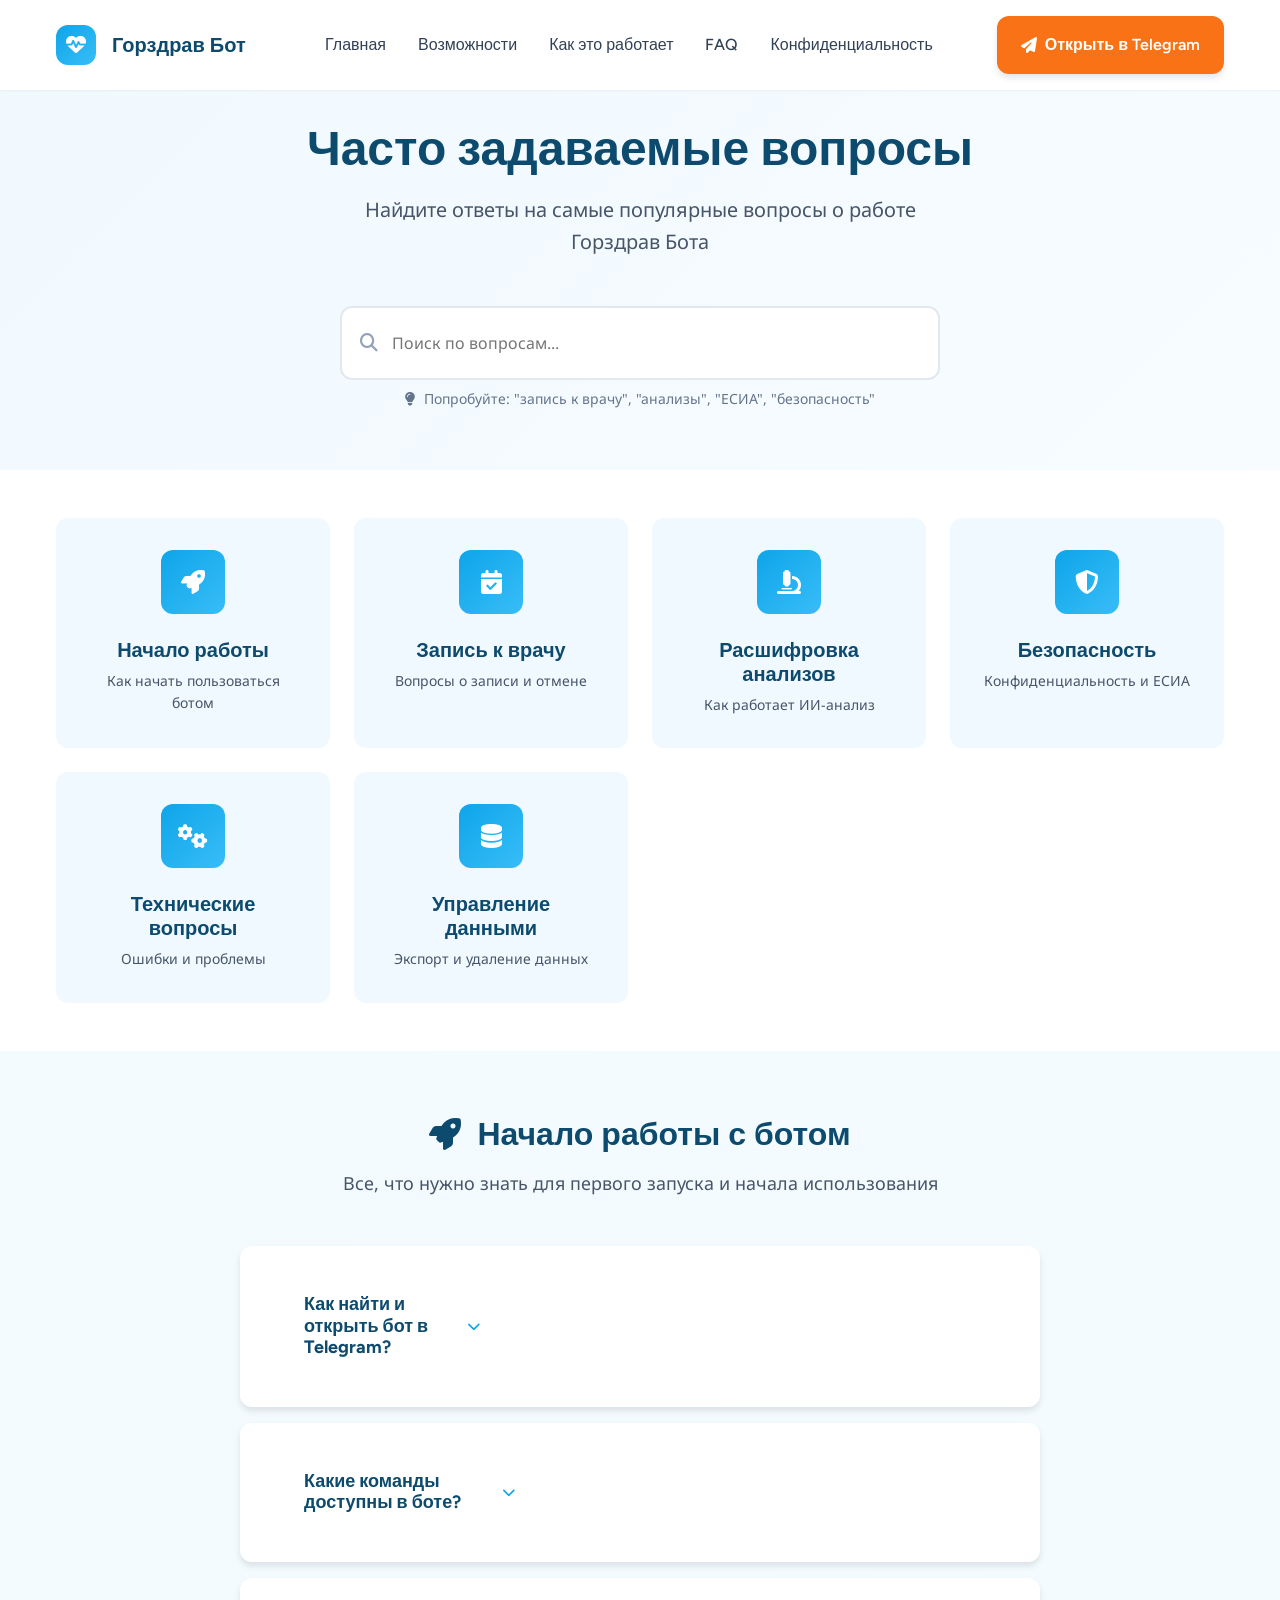
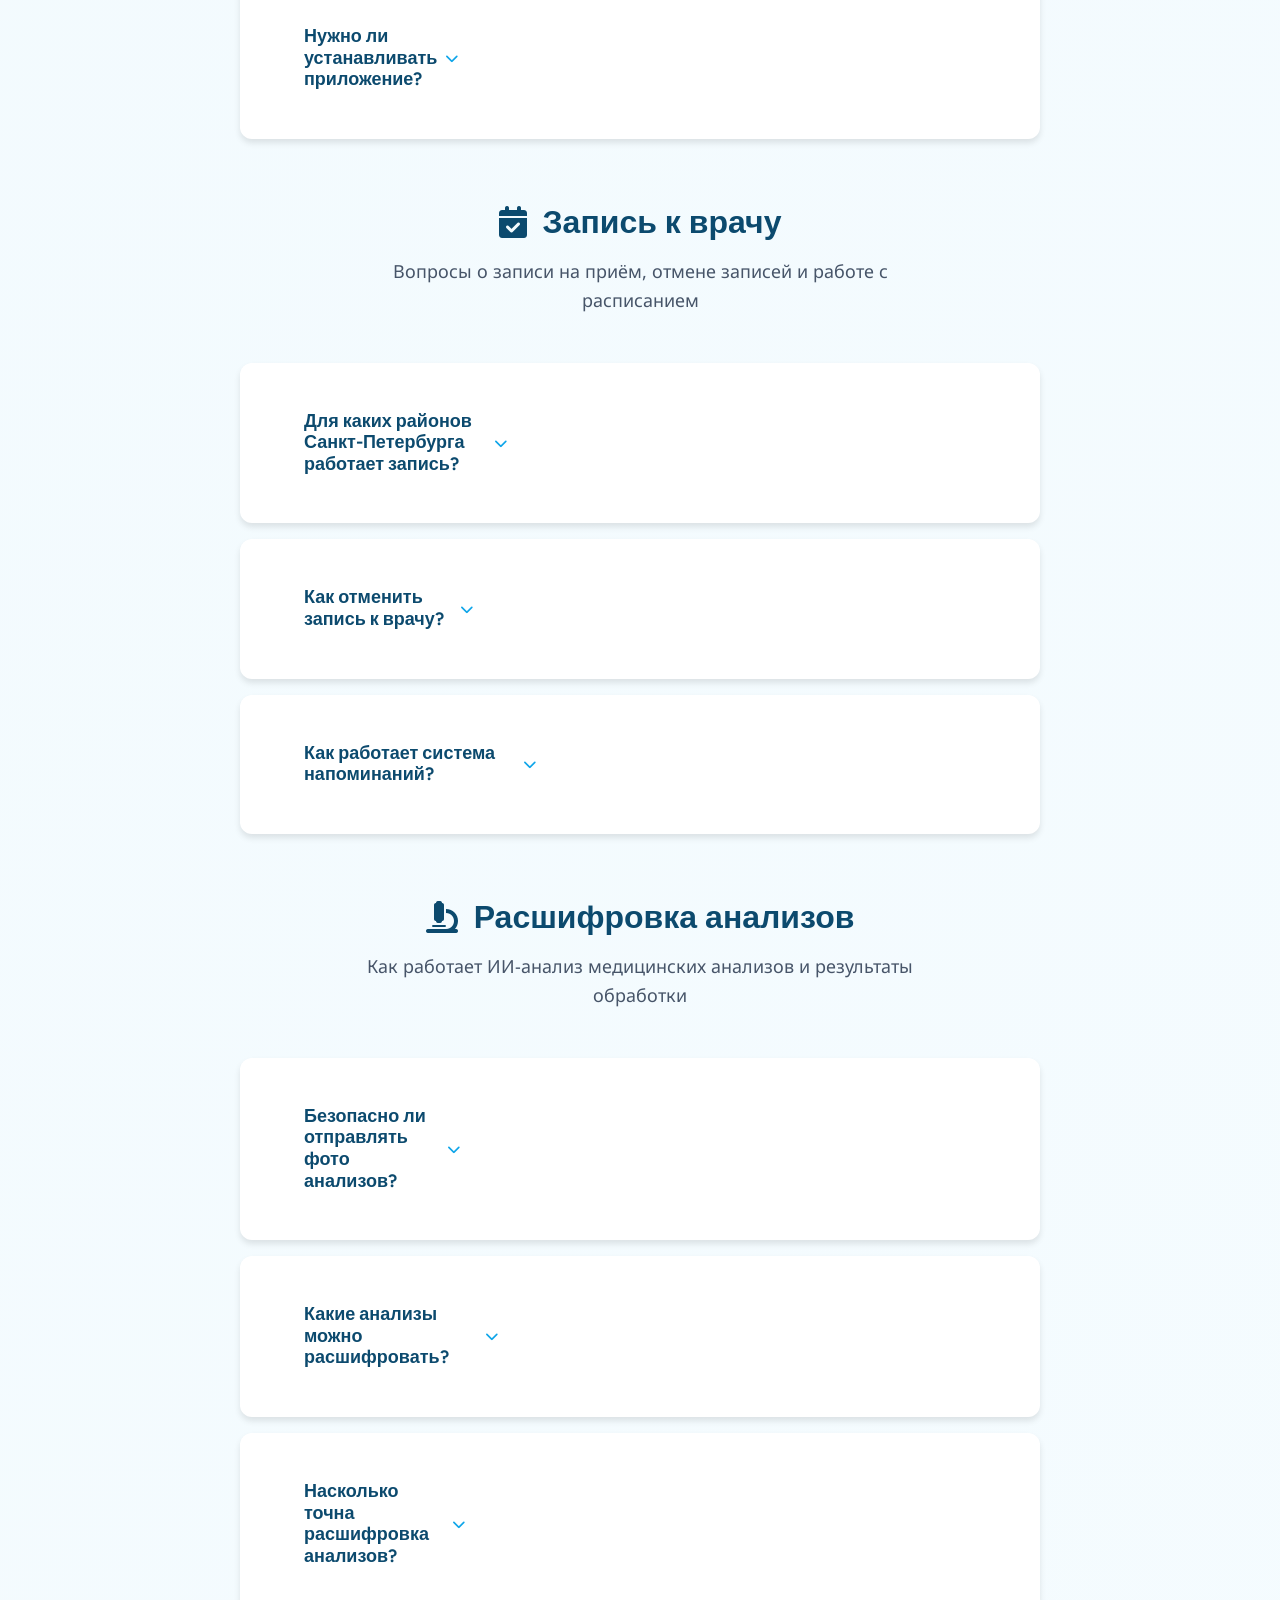
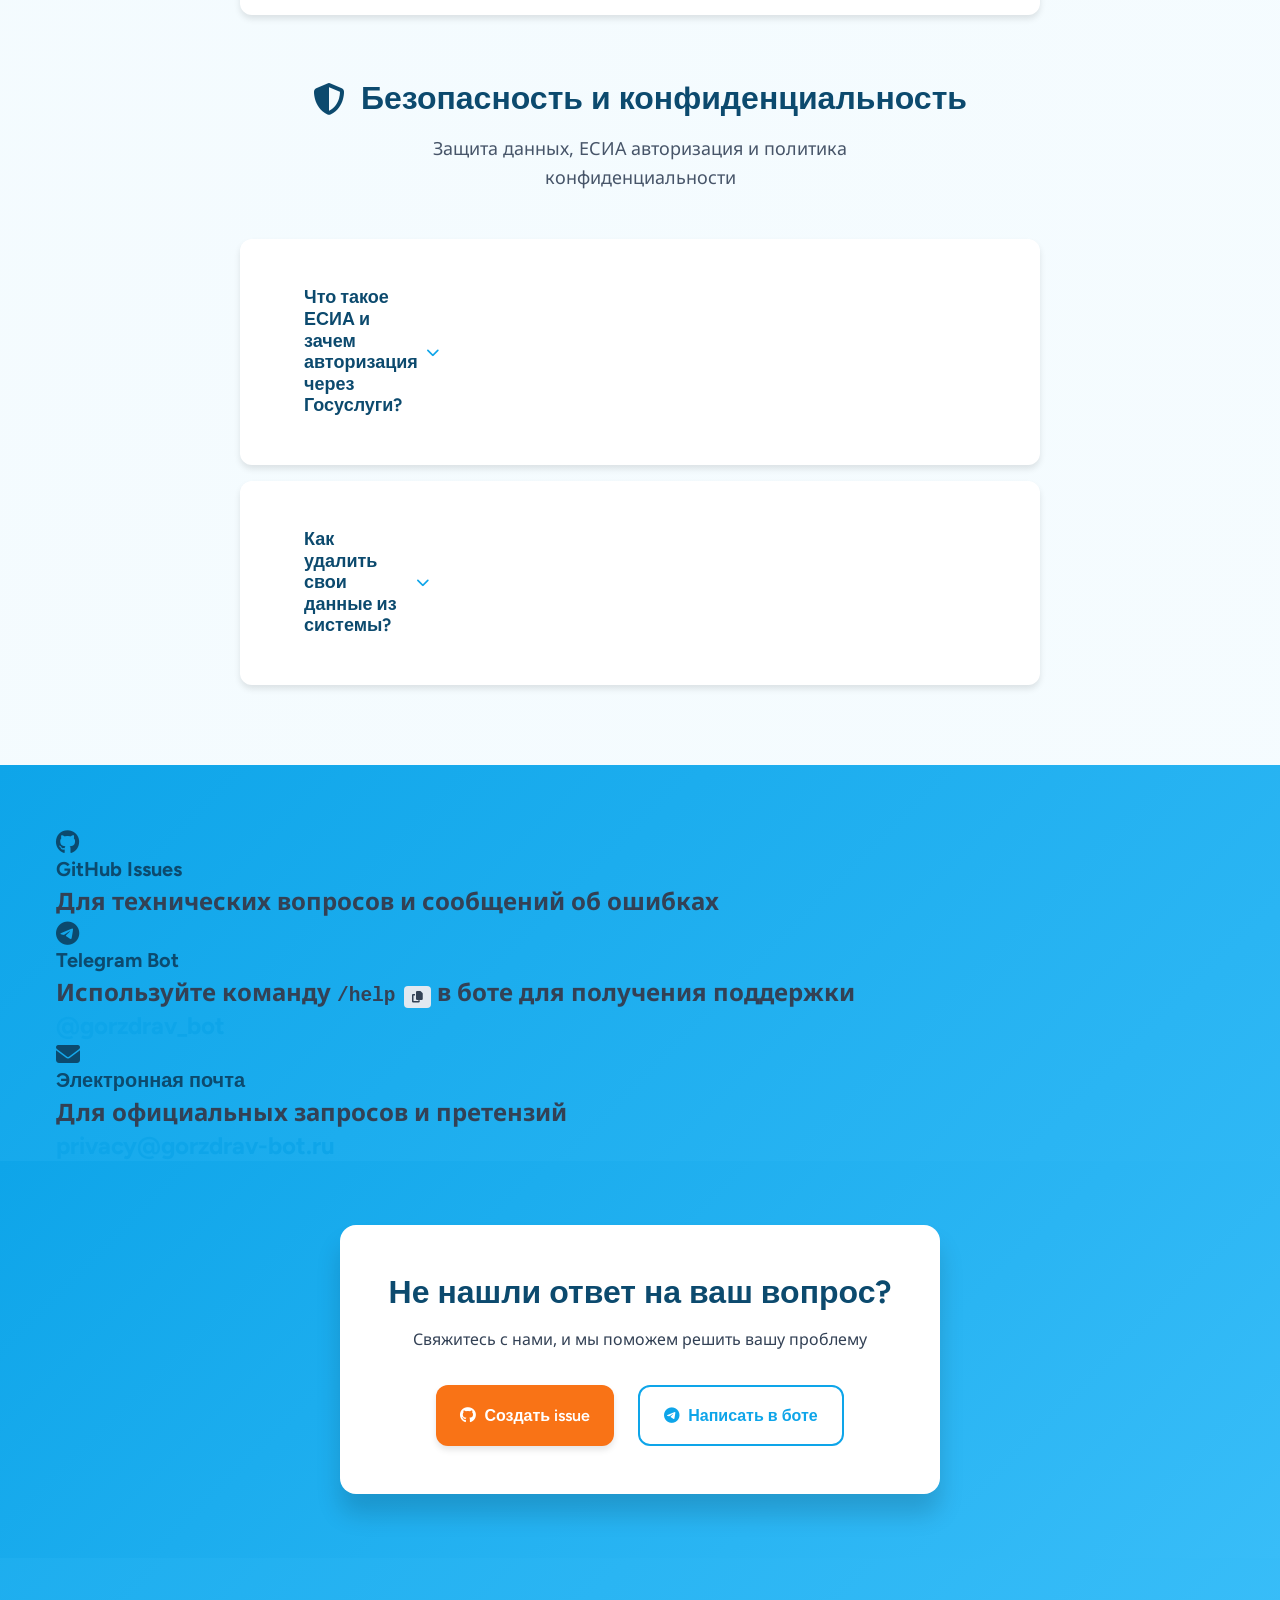
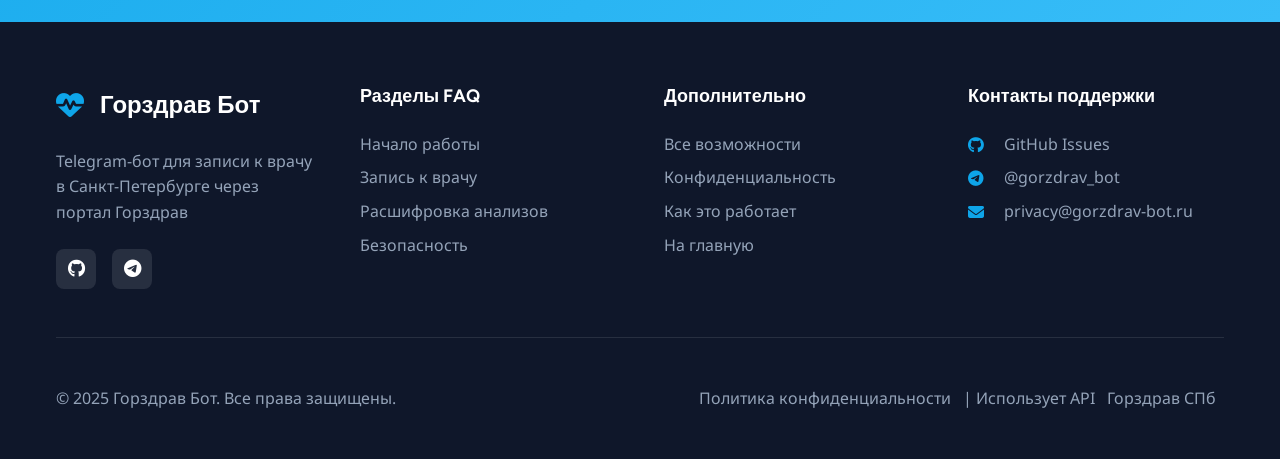
<file: faq.html>
<!DOCTYPE html>
<html lang="ru">
<head>
    <meta charset="UTF-8">
    <meta name="viewport" content="width=device-width, initial-scale=1.0">
    <title>Часто задаваемые вопросы | Горздрав Бот | Помощь и инструкции</title>
    <meta name="description" content="Часто задаваемые вопросы о работе Telegram-бота Горздрав. Инструкции по использованию, помощь по функциям, техническая поддержка">
    <link rel="stylesheet" href="css/style.css">
    <link href="https://fonts.googleapis.com/css2?family=Figtree:wght@300;400;500;600;700&family=Noto+Sans:wght@300;400;500;700&display=swap" rel="stylesheet">
    <link rel="stylesheet" href="https://cdnjs.cloudflare.com/ajax/libs/font-awesome/6.4.0/css/all.min.css">
</head>
<body>
    <!-- Fixed Navigation -->
    <nav class="navbar">
        <div class="container">
            <div class="nav-content">
                <div class="logo">
                    <div class="logo-icon">
                        <i class="fas fa-heart-pulse"></i>
                    </div>
                    <a href="index.html" class="logo-text">Горздрав Бот</a>
                </div>
                
                <div class="nav-links">
                    <a href="index.html" class="nav-link">Главная</a>
                    <a href="features.html" class="nav-link">Возможности</a>
                    <a href="index.html#how-it-works" class="nav-link">Как это работает</a>
                    <a href="faq.html" class="nav-link active">FAQ</a>
                    <a href="privacy.html" class="nav-link">Конфиденциальность</a>
                    <a href="index.html#cta" class="btn btn-primary nav-cta">
                        <i class="fas fa-paper-plane"></i> Открыть в Telegram
                    </a>
                </div>
                
                <button class="mobile-menu-btn" aria-label="Меню">
                    <i class="fas fa-bars"></i>
                </button>
            </div>
        </div>
    </nav>

    <!-- FAQ Header -->
    <section class="faq-header">
        <div class="container">
            <div class="faq-header-content">
                <h1 class="faq-title">Часто задаваемые вопросы</h1>
                <p class="faq-subtitle">
                    Найдите ответы на самые популярные вопросы о работе Горздрав Бота
                </p>
                
                <!-- Search Box -->
                <div class="faq-search">
                    <div class="search-box">
                        <i class="fas fa-search"></i>
                        <input type="text" id="faq-search" placeholder="Поиск по вопросам..." autocomplete="off">
                        <button class="search-clear" aria-label="Очистить поиск">
                            <i class="fas fa-times"></i>
                        </button>
                    </div>
                    <div class="search-hint">
                        <i class="fas fa-lightbulb"></i>
                        Попробуйте: "запись к врачу", "анализы", "ЕСИА", "безопасность"
                    </div>
                </div>
            </div>
        </div>
    </section>

    <!-- FAQ Categories -->
    <section class="faq-categories">
        <div class="container">
            <div class="categories-grid">
                <a href="#getting-started" class="category-card">
                    <div class="category-icon">
                        <i class="fas fa-rocket"></i>
                    </div>
                    <h3>Начало работы</h3>
                    <p>Как начать пользоваться ботом</p>
                </a>
                
                <a href="#appointment" class="category-card">
                    <div class="category-icon">
                        <i class="fas fa-calendar-check"></i>
                    </div>
                    <h3>Запись к врачу</h3>
                    <p>Вопросы о записи и отмене</p>
                </a>
                
                <a href="#analysis" class="category-card">
                    <div class="category-icon">
                        <i class="fas fa-microscope"></i>
                    </div>
                    <h3>Расшифровка анализов</h3>
                    <p>Как работает ИИ-анализ</p>
                </a>
                
                <a href="#security" class="category-card">
                    <div class="category-icon">
                        <i class="fas fa-shield-alt"></i>
                    </div>
                    <h3>Безопасность</h3>
                    <p>Конфиденциальность и ЕСИА</p>
                </a>
                
                <a href="#technical" class="category-card">
                    <div class="category-icon">
                        <i class="fas fa-cogs"></i>
                    </div>
                    <h3>Технические вопросы</h3>
                    <p>Ошибки и проблемы</p>
                </a>
                
                <a href="#data" class="category-card">
                    <div class="category-icon">
                        <i class="fas fa-database"></i>
                    </div>
                    <h3>Управление данными</h3>
                    <p>Экспорт и удаление данных</p>
                </a>
            </div>
        </div>
    </section>

    <!-- FAQ Content -->
    <section class="faq-main">
        <div class="container">
            <!-- Category 1: Getting Started -->
            <div class="faq-category" id="getting-started">
                <div class="category-header">
                    <h2 class="category-title">
                        <i class="fas fa-rocket"></i> Начало работы с ботом
                    </h2>
                    <p class="category-description">
                        Все, что нужно знать для первого запуска и начала использования
                    </p>
                </div>
                
                <div class="faq-questions">
                    <div class="faq-question">
                        <div class="question-header">
                            <h3>Как найти и открыть бот в Telegram?</h3>
                            <button class="toggle-btn">
                                <i class="fas fa-chevron-down"></i>
                            </button>
                        </div>
                        <div class="question-answer">
                            <p>Есть несколько способов открыть Горздрав Бот:</p>
                            
                            <div class="steps">
                                <div class="step">
                                    <div class="step-number">1</div>
                                    <div class="step-content">
                                        <h4>Поиск по имени</h4>
                                        <p>В Telegram нажмите на значок поиска и введите <code>@gorzdrav_bot</code></p>
                                    </div>
                                </div>
                                
                                <div class="step">
                                    <div class="step-number">2</div>
                                    <div class="step-content">
                                        <h4>По прямой ссылке</h4>
                                        <p>Перейдите по ссылке: <a href="https://t.me/gorzdrav_bot" target="_blank">t.me/gorzdrav_bot</a></p>
                                    </div>
                                </div>
                                
                                <div class="step">
                                    <div class="step-number">3</div>
                                    <div class="step-content">
                                        <h4>Через QR-код</h4>
                                        <p>Отсканируйте QR-код с нашего сайта</p>
                                    </div>
                                </div>
                            </div>
                            
                            <div class="note">
                                <i class="fas fa-lightbulb"></i>
                                <p><strong>Совет:</strong> Для быстрого доступа закрепите бота в меню «Избранное» в Telegram.</p>
                            </div>
                        </div>
                    </div>
                    
                    <div class="faq-question">
                        <div class="question-header">
                            <h3>Какие команды доступны в боте?</h3>
                            <button class="toggle-btn">
                                <i class="fas fa-chevron-down"></i>
                            </button>
                        </div>
                        <div class="question-answer">
                            <p>Основные команды бота:</p>
                            
                            <div class="commands-grid">
                                <div class="command-item">
                                    <code>/start</code>
                                    <p>Начать работу с ботом, показать главное меню</p>
                                </div>
                                
                                <div class="command-item">
                                    <code>/help</code>
                                    <p>Получить справку по использованию бота</p>
                                </div>
                                
                                <div class="command-item">
                                    <code>/appointment</code>
                                    <p>Записаться на приём к врачу</p>
                                </div>
                                
                                <div class="command-item">
                                    <code>/analyze</code>
                                    <p>Отправить фото анализов для расшифровки</p>
                                </div>
                                
                                <div class="command-item">
                                    <code>/symptoms</code>
                                    <p>Проанализировать симптомы</p>
                                </div>
                                
                                <div class="command-item">
                                    <code>/cancel</code>
                                    <p>Отменить запись к врачу</p>
                                </div>
                                
                                <div class="command-item">
                                    <code>/delete_data</code>
                                    <p>Удалить все ваши данные из системы</p>
                                </div>
                                
                                <div class="command-item">
                                    <code>/privacy_info</code>
                                    <p>Получить информацию о политике конфиденциальности</p>
                                </div>
                            </div>
                        </div>
                    </div>
                    
                    <div class="faq-question">
                        <div class="question-header">
                            <h3>Нужно ли устанавливать приложение?</h3>
                            <button class="toggle-btn">
                                <i class="fas fa-chevron-down"></i>
                            </button>
                        </div>
                        <div class="question-answer">
                            <p><strong>Нет, устанавливать приложение не нужно.</strong> Горздрав Бот работает прямо в Telegram, который у вас уже установлен.</p>
                            
                            <div class="platforms">
                                <div class="platform">
                                    <div class="platform-icon">
                                        <i class="fab fa-android"></i>
                                    </div>
                                    <div class="platform-info">
                                        <h4>Android</h4>
                                        <p>Работает в приложении Telegram</p>
                                    </div>
                                </div>
                                
                                <div class="platform">
                                    <div class="platform-icon">
                                        <i class="fab fa-apple"></i>
                                    </div>
                                    <div class="platform-info">
                                        <h4>iOS</h4>
                                        <p>Работает в приложении Telegram</p>
                                    </div>
                                </div>
                                
                                <div class="platform">
                                    <div class="platform-icon">
                                        <i class="fas fa-desktop"></i>
                                    </div>
                                    <div class="platform-info">
                                        <h4>Веб-версия</h4>
                                        <p>Работает в web.telegram.org</p>
                                    </div>
                                </div>
                                
                                <div class="platform">
                                    <div class="platform-icon">
                                        <i class="fas fa-laptop"></i>
                                    </div>
                                    <div class="platform-info">
                                        <h4>Десктоп</h4>
                                        <p>Работает в Telegram Desktop</p>
                                    </div>
                                </div>
                            </div>
                        </div>
                    </div>
                </div>
            </div>

            <!-- Category 2: Appointment -->
            <div class="faq-category" id="appointment">
                <div class="category-header">
                    <h2 class="category-title">
                        <i class="fas fa-calendar-check"></i> Запись к врачу
                    </h2>
                    <p class="category-description">
                        Вопросы о записи на приём, отмене записей и работе с расписанием
                    </p>
                </div>
                
                <div class="faq-questions">
                    <div class="faq-question">
                        <div class="question-header">
                            <h3>Для каких районов Санкт-Петербурга работает запись?</h3>
                            <button class="toggle-btn">
                                <i class="fas fa-chevron-down"></i>
                            </button>
                        </div>
                        <div class="question-answer">
                            <p>Бот работает со всеми поликлиниками Санкт-Петербурга, подключенными к системе Горздрав.</p>
                            
                            <div class="districts">
                                <div class="district-group">
                                    <h4>Все районы СПб:</h4>
                                    <ul>
                                        <li>Адмиралтейский</li>
                                        <li>Василеостровский</li>
                                        <li>Выборгский</li>
                                        <li>Калининский</li>
                                        <li>Кировский</li>
                                        <li>Колпинский</li>
                                        <li>Красногвардейский</li>
                                        <li>Красносельский</li>
                                    </ul>
                                </div>
                                
                                <div class="district-group">
                                    <h4>Продолжение:</h4>
                                    <ul>
                                        <li>Кронштадтский</li>
                                        <li>Курортный</li>
                                        <li>Московский</li>
                                        <li>Невский</li>
                                        <li>Петроградский</li>
                                        <li>Петродворцовый</li>
                                        <li>Приморский</li>
                                        <li>Пушкинский</li>
                                    </ul>
                                </div>
                                
                                <div class="district-group">
                                    <h4>Окончание:</h4>
                                    <ul>
                                        <li>Фрунзенский</li>
                                        <li>Центральный</li>
                                    </ul>
                                </div>
                            </div>
                            
                            <div class="note info">
                                <i class="fas fa-info-circle"></i>
                                <p>Если вашей поликлиники нет в списке, возможно, она пока не подключена к системе Горздрав.</p>
                            </div>
                        </div>
                    </div>
                    
                    <div class="faq-question">
                        <div class="question-header">
                            <h3>Как отменить запись к врачу?</h3>
                            <button class="toggle-btn">
                                <i class="fas fa-chevron-down"></i>
                            </button>
                        </div>
                        <div class="question-answer">
                            <p>Отменить запись можно несколькими способами:</p>
                            
                            <div class="cancellation-methods">
                                <div class="method">
                                    <h4>Через бота (рекомендуется)</h4>
                                    <ol>
                                        <li>Откройте бот в Telegram</li>
                                        <li>Отправьте команду <code>/cancel</code></li>
                                        <li>Выберите запись для отмены из списка</li>
                                        <li>Подтвердите отмену</li>
                                    </ol>
                                </div>
                                
                                <div class="method">
                                    <h4>Через меню бота</h4>
                                    <ol>
                                        <li>Нажмите на кнопку меню (три линии)</li>
                                        <li>Выберите "Мои записи"</li>
                                        <li>Найдите нужную запись</li>
                                        <li>Нажмите "Отменить запись"</li>
                                    </ol>
                                </div>
                                
                                <div class="method">
                                    <h4>Прямое обращение</h4>
                                    <ol>
                                        <li>Позвоните в вашу поликлинику</li>
                                        <li>Сообщите данные о записи</li>
                                        <li>Попросите отменить приём</li>
                                    </ol>
                                </div>
                            </div>
                            
                            <div class="important">
                                <i class="fas fa-exclamation-triangle"></i>
                                <div>
                                    <h4>Важная информация:</h4>
                                    <ul>
                                        <li>Отмена доступна не позднее чем за 24 часа до приёма</li>
                                        <li>При частых отменах система может ограничить возможность записи</li>
                                        <li>Освободившееся время становится доступно другим пациентам</li>
                                    </ul>
                                </div>
                            </div>
                        </div>
                    </div>
                    
                    <div class="faq-question">
                        <div class="question-header">
                            <h3>Как работает система напоминаний?</h3>
                            <button class="toggle-btn">
                                <i class="fas fa-chevron-down"></i>
                            </button>
                        </div>
                        <div class="question-answer">
                            <p>Бот автоматически отправляет напоминания о записи:</p>
                            
                            <div class="reminder-schedule">
                                <div class="reminder-time">
                                    <div class="time-badge">
                                        <i class="fas fa-clock"></i>
                                        За 3 часа
                                    </div>
                                    <p>Основное напоминание с деталями записи</p>
                                </div>
                                
                                <div class="reminder-time">
                                    <div class="time-badge">
                                        <i class="fas fa-bell"></i>
                                        За 1 час
                                    </div>
                                    <p>Финальное напоминание</p>
                                </div>
                                
                                <div class="reminder-time">
                                    <div class="time-badge">
                                        <i class="fas fa-sun"></i>
                                        Утром в день приёма
                                    </div>
                                    <p>Напоминание о подготовке</p>
                                </div>
                            </div>
                            
                            <div class="reminder-features">
                                <h4>Особенности системы:</h4>
                                <ul>
                                    <li>Напоминания приходят в виде сообщений в Telegram</li>
                                    <li>Не требуют дополнительной настройки</li>
                                    <li>Можно отключить через настройки бота</li>
                                    <li>При отмене записи напоминания автоматически отменяются</li>
                                </ul>
                            </div>
                        </div>
                    </div>
                </div>
            </div>

            <!-- Category 3: Analysis -->
            <div class="faq-category" id="analysis">
                <div class="category-header">
                    <h2 class="category-title">
                        <i class="fas fa-microscope"></i> Расшифровка анализов
                    </h2>
                    <p class="category-description">
                        Как работает ИИ-анализ медицинских анализов и результаты обработки
                    </p>
                </div>
                
                <div class="faq-questions">
                    <div class="faq-question">
                        <div class="question-header">
                            <h3>Безопасно ли отправлять фото анализов?</h3>
                            <button class="toggle-btn">
                                <i class="fas fa-chevron-down"></i>
                            </button>
                        </div>
                        <div class="question-answer">
                            <div class="security-info">
                                <div class="security-point positive">
                                    <div class="point-icon">
                                        <i class="fas fa-check-circle"></i>
                                    </div>
                                    <div class="point-content">
                                        <h4>Безопасно и конфиденциально</h4>
                                        <p>Все данные обрабатываются с соблюдением требований 152-ФЗ</p>
                                    </div>
                                </div>
                                
                                <div class="security-point positive">
                                    <div class="point-icon">
                                        <i class="fas fa-lock"></i>
                                    </div>
                                    <div class="point-content">
                                        <h4>Шифрование данных</h4>
                                        <p>Передача и хранение данных осуществляется с использованием шифрования</p>
                                    </div>
                                </div>
                                
                                <div class="security-point positive">
                                    <div class="point-icon">
                                        <i class="fas fa-trash-alt"></i>
                                    </div>
                                    <div class="point-content">
                                        <h4>Временная обработка</h4>
                                        <p>Медицинские изображения не хранятся после получения результата</p>
                                    </div>
                                </div>
                                
                                <div class="security-point positive">
                                    <div class="point-icon">
                                        <i class="fas fa-user-shield"></i>
                                    </div>
                                    <div class="point-content">
                                        <h4>Ограниченный доступ</h4>
                                        <p>Доступ к данным имеют только системы обработки, а не люди</p>
                                    </div>
                                </div>
                            </div>
                            
                            <div class="note">
                                <i class="fas fa-lightbulb"></i>
                                <p><strong>Совет:</strong> Перед отправкой убедитесь, что на фото нет другой личной информации кроме результатов анализов.</p>
                            </div>
                        </div>
                    </div>
                    
                    <div class="faq-question">
                        <div class="question-header">
                            <h3>Какие анализы можно расшифровать?</h3>
                            <button class="toggle-btn">
                                <i class="fas fa-chevron-down"></i>
                            </button>
                        </div>
                        <div class="question-answer">
                            <p>Система поддерживает расшифровку большинства распространённых анализов:</p>
                            
                            <div class="analysis-types">
                                <div class="type-group">
                                    <h4>Кровь</h4>
                                    <ul>
                                        <li>Общий анализ крови</li>
                                        <li>Биохимический анализ</li>
                                        <li>Коагулограмма</li>
                                        <li>Гормональные исследования</li>
                                    </ul>
                                </div>
                                
                                <div class="type-group">
                                    <h4>Моча</h4>
                                    <ul>
                                        <li>Общий анализ мочи</li>
                                        <li>Анализ по Нечипоренко</li>
                                        <li>Суточный анализ</li>
                                    </ul>
                                </div>
                                
                                <div class="type-group">
                                    <h4>Прочие</h4>
                                    <ul>
                                        <li>Копрограмма</li>
                                        <li>Мазки</li>
                                        <li>Справки с результатами</li>
                                    </ul>
                                </div>
                            </div>
                            
                            <div class="limitations">
                                <h4>Ограничения:</h4>
                                <ul>
                                    <li>Не поддерживаются: рентгеновские снимки, КТ, МРТ</li>
                                    <li>Требуется чёткое фото с хорошим освещением</li>
                                    <li>Текст должен быть читаемым и на русском языке</li>
                                </ul>
                            </div>
                        </div>
                    </div>
                    
                    <div class="faq-question">
                        <div class="question-header">
                            <h3>Насколько точна расшифровка анализов?</h3>
                            <button class="toggle-btn">
                                <i class="fas fa-chevron-down"></i>
                            </button>
                        </div>
                        <div class="question-answer">
                            <div class="accuracy-info">
                                <div class="accuracy-level">
                                    <div class="level-badge high">
                                        <span>95%</span>
                                    </div>
                                    <div class="level-info">
                                        <h4>Высокая точность распознавания</h4>
                                        <p>OCR система правильно распознаёт текст с анализов</p>
                                    </div>
                                </div>
                                
                                <div class="accuracy-level">
                                    <div class="level-badge medium">
                                        <span>85%</span>
                                    </div>
                                    <div class="level-info">
                                        <h4>Точность интерпретации</h4>
                                        <p>ИИ корректно интерпретирует большинство показателей</p>
                                    </div>
                                </div>
                            </div>
                            
                            <div class="important warning">
                                <i class="fas fa-exclamation-circle"></i>
                                <div>
                                    <h4>Важное предупреждение:</h4>
                                    <p><strong>Результаты расшифровки носят информационный характер и не являются медицинским диагнозом.</strong></p>
                                    <p>Всегда консультируйтесь с врачом для постановки точного диагноза и назначения лечения.</p>
                                </div>
                            </div>
                            
                            <div class="factors">
                                <h4>Факторы, влияющие на точность:</h4>
                                <ul>
                                    <li>Качество фотографии</li>
                                    <li>Чёткость текста на бланке</li>
                                    <li>Стандартность формата анализа</li>
                                    <li>Наличие референсных значений</li>
                                </ul>
                            </div>
                        </div>
                    </div>
                </div>
            </div>

            <!-- Category 4: Security -->
            <div class="faq-category" id="security">
                <div class="category-header">
                    <h2 class="category-title">
                        <i class="fas fa-shield-alt"></i> Безопасность и конфиденциальность
                    </h2>
                    <p class="category-description">
                        Защита данных, ЕСИА авторизация и политика конфиденциальности
                    </p>
                </div>
                
                <div class="faq-questions">
                    <div class="faq-question">
                        <div class="question-header">
                            <h3>Что такое ЕСИА и зачем авторизация через Госуслуги?</h3>
                            <button class="toggle-btn">
                                <i class="fas fa-chevron-down"></i>
                            </button>
                        </div>
                        <div class="question-answer">
                            <div class="esia-explanation">
                                <div class="esia-badge">
                                    <i class="fas fa-passport"></i> ЕСИА
                                </div>
                                <p><strong>Единая система идентификации и аутентификации (ЕСИА)</strong> — это государственная система, используемая для авторизации на портале Госуслуги и других государственных сервисах.</p>
                                
                                <h4>Зачем нужна авторизация через ЕСИА:</h4>
                                <div class="reasons">
                                    <div class="reason">
                                        <div class="reason-icon">
                                            <i class="fas fa-check"></i>
                                        </div>
                                        <div class="reason-content">
                                            <h5>Официальная идентификация</h5>
                                            <p>Подтверждение личности пользователя</p>
                                        </div>
                                    </div>
                                    
                                    <div class="reason">
                                        <div class="reason-icon">
                                            <i class="fas fa-check"></i>
                                        </div>
                                        <div class="reason-content">
                                            <h5>Требования API Горздрава</h5>
                                            <p>Необходимо для работы с официальным API</p>
                                        </div>
                                    </div>
                                    
                                    <div class="reason">
                                        <div class="reason-icon">
                                            <i class="fas fa-check"></i>
                                        </div>
                                        <div class="reason-content">
                                            <h5>Безопасность данных</h5>
                                            <p>Государственный уровень защиты информации</p>
                                        </div>
                                    </div>
                                </div>
                                
                                <div class="auth-process">
                                    <h4>Процесс авторизации:</h4>
                                    <ol>
                                        <li>Вы выбираете запись к врачу в боте</li>
                                        <li>Бот перенаправляет вас на страницу Госуслуг</li>
                                        <li>Вы входите в свой аккаунт Госуслуг</li>
                                        <li>Система возвращает вас в бота с токеном авторизации</li>
                                        <li>Бот использует токен для работы с API Горздрава</li>
                                    </ol>
                                </div>
                            </div>
                        </div>
                    </div>
                    
                    <div class="faq-question">
                        <div class="question-header">
                            <h3>Как удалить свои данные из системы?</h3>
                            <button class="toggle-btn">
                                <i class="fas fa-chevron-down"></i>
                            </button>
                        </div>
                        <div class="question-answer">
                            <p>Вы можете полностью удалить свои данные несколькими способами:</p>
                            
                            <div class="deletion-methods">
                                <div class="method primary">
                                    <h4><i class="fas fa-robot"></i> Через бота (самый простой)</h4>
                                    <p>Отправьте команду <code>/delete_data</code> в боте и подтвердите удаление.</p>
                                    <div class="deletion-time">
                                        <i class="fas fa-clock"></i>
                                        Данные удаляются в течение 24 часов
                                    </div>
                                </div>
                                
                                <div class="method">
                                    <h4><i class="fas fa-envelope"></i> По запросу на email</h4>
                                    <p>Отправьте запрос на адрес <strong>privacy@gorzdrav-bot.ru</strong></p>
                                    <p>Включите в письмо ваш Telegram ID или username</p>
                                </div>
                                
                                <div class="method">
                                    <h4><i class="fab fa-github"></i> Через GitHub Issues</h4>
                                    <p>Создайте issue в репозитории проекта с запросом на удаление данных</p>
                                </div>
                            </div>
                            
                            <div class="deletion-details">
                                <h4>Что именно удаляется:</h4>
                                <ul>
                                    <li>Telegram ID и профиль</li>
                                    <li>История записей к врачу</li>
                                    <li>Тексты запросов и симптомов</li>
                                    <li>Анонимизированные метрики использования</li>
                                </ul>
                                
                                <div class="note">
                                    <i class="fas fa-info-circle"></i>
                                    <p><strong>Примечание:</strong> Некоторые данные (например, логи для безопасности) могут сохраняться дольше в соответствии с законодательством.</p>
                                </div>
                            </div>
                        </div>
                    </div>
                </div>
            </div>
        </div>
    </section>

    <!-- Contact Section -->
    <section class="faq-contact">
        <div class="container">
            <div class="contact-content">
                <h2 class="contact-form</h4>
                                <p>Если у вас есть вопросы, предложения или проблемы, которые не были освещены в FAQ, пожалуйста, свяжитесь с нами:</p>
                                
                                <div class="contact-options">
                                    <div class="contact-option">
                                        <div class="option-icon">
                                            <i class="fab fa-github"></i>
                                        </div>
                                        <div class="option-content">
                                            <h5>GitHub Issues</h5>
                                            <p>Для технических вопросов и сообщений об ошибках</p>
                                        </div>
                                    </div>
                                    
                                    <div class="contact-option">
                                        <div class="contact-icon">
                                            <i class="fab fa-telegram"></i>
                                        </div>
                                        <div class="contact-info">
                                            <h5>Telegram Bot</h5>
                                            <p>Используйте команду <code>/help</code> в боте для получения поддержки</p>
                                            <a href="https://t.me/gorzdrav_bot" target="_blank" class="contact-link">@gorzdrav_bot</a>
                                        </div>
                                    </div>
                                    
                                    <div class="contact-option">
                                        <div class="contact-icon">
                                            <i class="fas fa-envelope"></i>
                                        </div>
                                        <div class="contact-info">
                                            <h5>Электронная почта</h5>
                                            <p>Для официальных запросов и претензий</p>
                                            <a href="mailto:privacy@gorzdrav-bot.ru" class="contact-link">privacy@gorzdrav-bot.ru</a>
                                        </div>
                                    </div>
                                </div>
                            </div>
                        </div>
                    </div>
                </div>
            </div>
            
            <!-- Contact Section -->
            <div class="faq-contact">
                <div class="contact-card">
                    <h3>Не нашли ответ на ваш вопрос?</h3>
                    <p>Свяжитесь с нами, и мы поможем решить вашу проблему</p>
                    <div class="contact-buttons">
                        <a href="https://github.com/akoffice933-maker/gorzdrav-bot/issues" class="btn btn-primary" target="_blank">
                            <i class="fab fa-github"></i> Создать issue
                        </a>
                        <a href="https://t.me/gorzdrav_bot" class="btn btn-secondary" target="_blank">
                            <i class="fab fa-telegram"></i> Написать в боте
                        </a>
                    </div>
                </div>
            </div>
        </div>
    </section>

    <!-- Footer -->
    <footer class="footer">
        <div class="container">
            <div class="footer-content">
                <div class="footer-section">
                    <div class="footer-logo">
                        <i class="fas fa-heart-pulse"></i>
                        <span>Горздрав Бот</span>
                    </div>
                    <p class="footer-description">
                        Telegram-бот для записи к врачу в Санкт-Петербурге через портал Горздрав
                    </p>
                    <div class="footer-social">
                        <a href="https://github.com/akoffice933-maker/gorzdrav-bot" class="social-link" target="_blank" aria-label="GitHub">
                            <i class="fab fa-github"></i>
                        </a>
                        <a href="https://t.me/gorzdrav_bot" class="social-link" target="_blank" aria-label="Telegram">
                            <i class="fab fa-telegram"></i>
                        </a>
                    </div>
                </div>
                
                <div class="footer-section">
                    <h3 class="footer-title">Разделы FAQ</h3>
                    <ul class="footer-links">
                        <li><a href="#getting-started">Начало работы</a></li>
                        <li><a href="#appointment">Запись к врачу</a></li>
                        <li><a href="#analysis">Расшифровка анализов</a></li>
                        <li><a href="#security">Безопасность</a></li>
                    </ul>
                </div>
                
                <div class="footer-section">
                    <h3 class="footer-title">Дополнительно</h3>
                    <ul class="footer-links">
                        <li><a href="features.html">Все возможности</a></li>
                        <li><a href="privacy.html">Конфиденциальность</a></li>
                        <li><a href="index.html#how-it-works">Как это работает</a></li>
                        <li><a href="index.html">На главную</a></li>
                    </ul>
                </div>
                
                <div class="footer-section">
                    <h3 class="footer-title">Контакты поддержки</h3>
                    <ul class="footer-contacts">
                        <li>
                            <i class="fab fa-github"></i>
                            <a href="https://github.com/akoffice933-maker/gorzdrav-bot/issues" target="_blank">
                                GitHub Issues
                            </a>
                        </li>
                        <li>
                            <i class="fab fa-telegram"></i>
                            <a href="https://t.me/gorzdrav_bot" target="_blank">
                                @gorzdrav_bot
                            </a>
                        </li>
                        <li>
                            <i class="fas fa-envelope"></i>
                            <a href="mailto:privacy@gorzdrav-bot.ru">
                                privacy@gorzdrav-bot.ru
                            </a>
                        </li>
                    </ul>
                </div>
            </div>
            
            <div class="footer-bottom">
                <p class="copyright">
                    © 2025 Горздрав Бот. Все права защищены.
                </p>
                <p class="legal">
                    <a href="privacy.html">Политика конфиденциальности</a> |
                    Использует API <a href="https://gorzdrav.org" target="_blank">Горздрав СПб</a>
                </p>
            </div>
        </div>
    </footer>

    <!-- Sticky Mobile CTA -->
    <div class="sticky-cta">
        <a href="https://t.me/gorzdrav_bot" class="btn btn-primary btn-block" target="_blank">
            <i class="fab fa-telegram"></i> Открыть в Telegram
        </a>
    </div>

    <script src="js/script.js"></script>
    <script src="js/faq.js"></script>
</body>
</html>
</file>
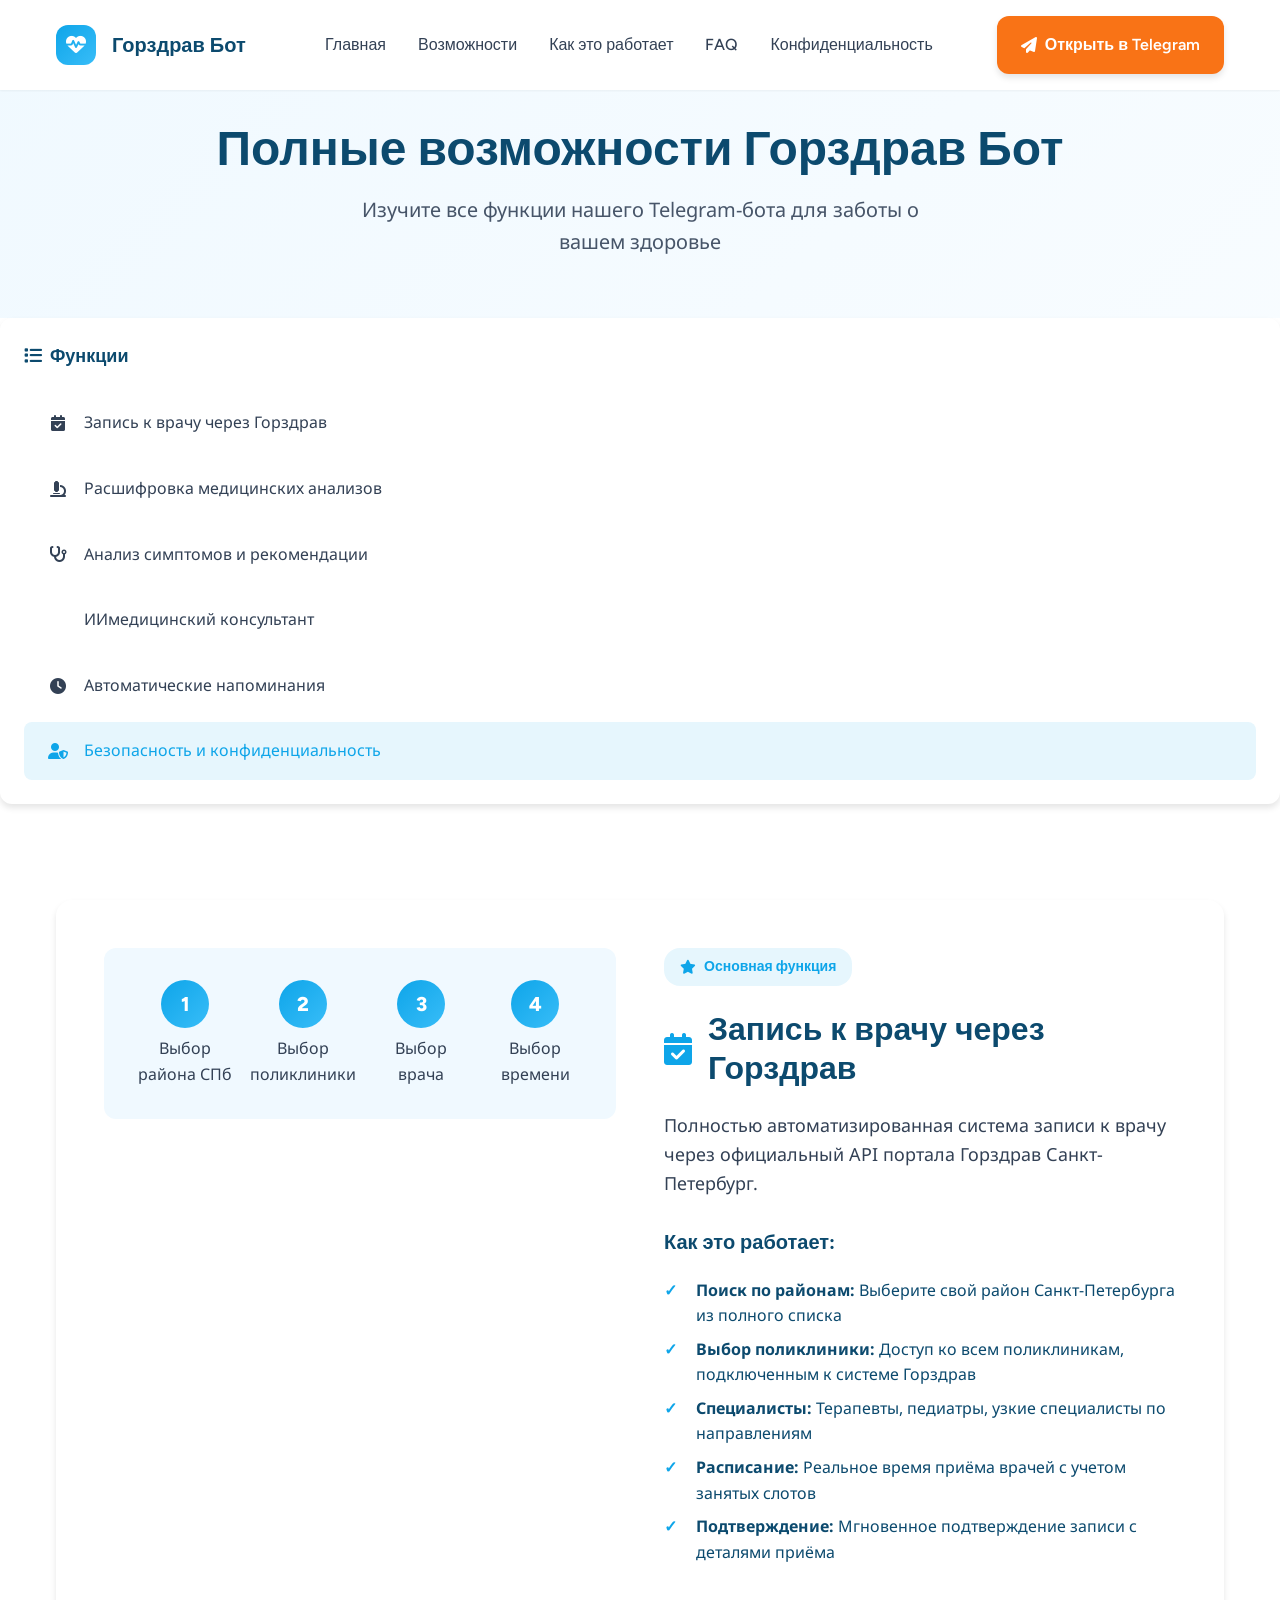
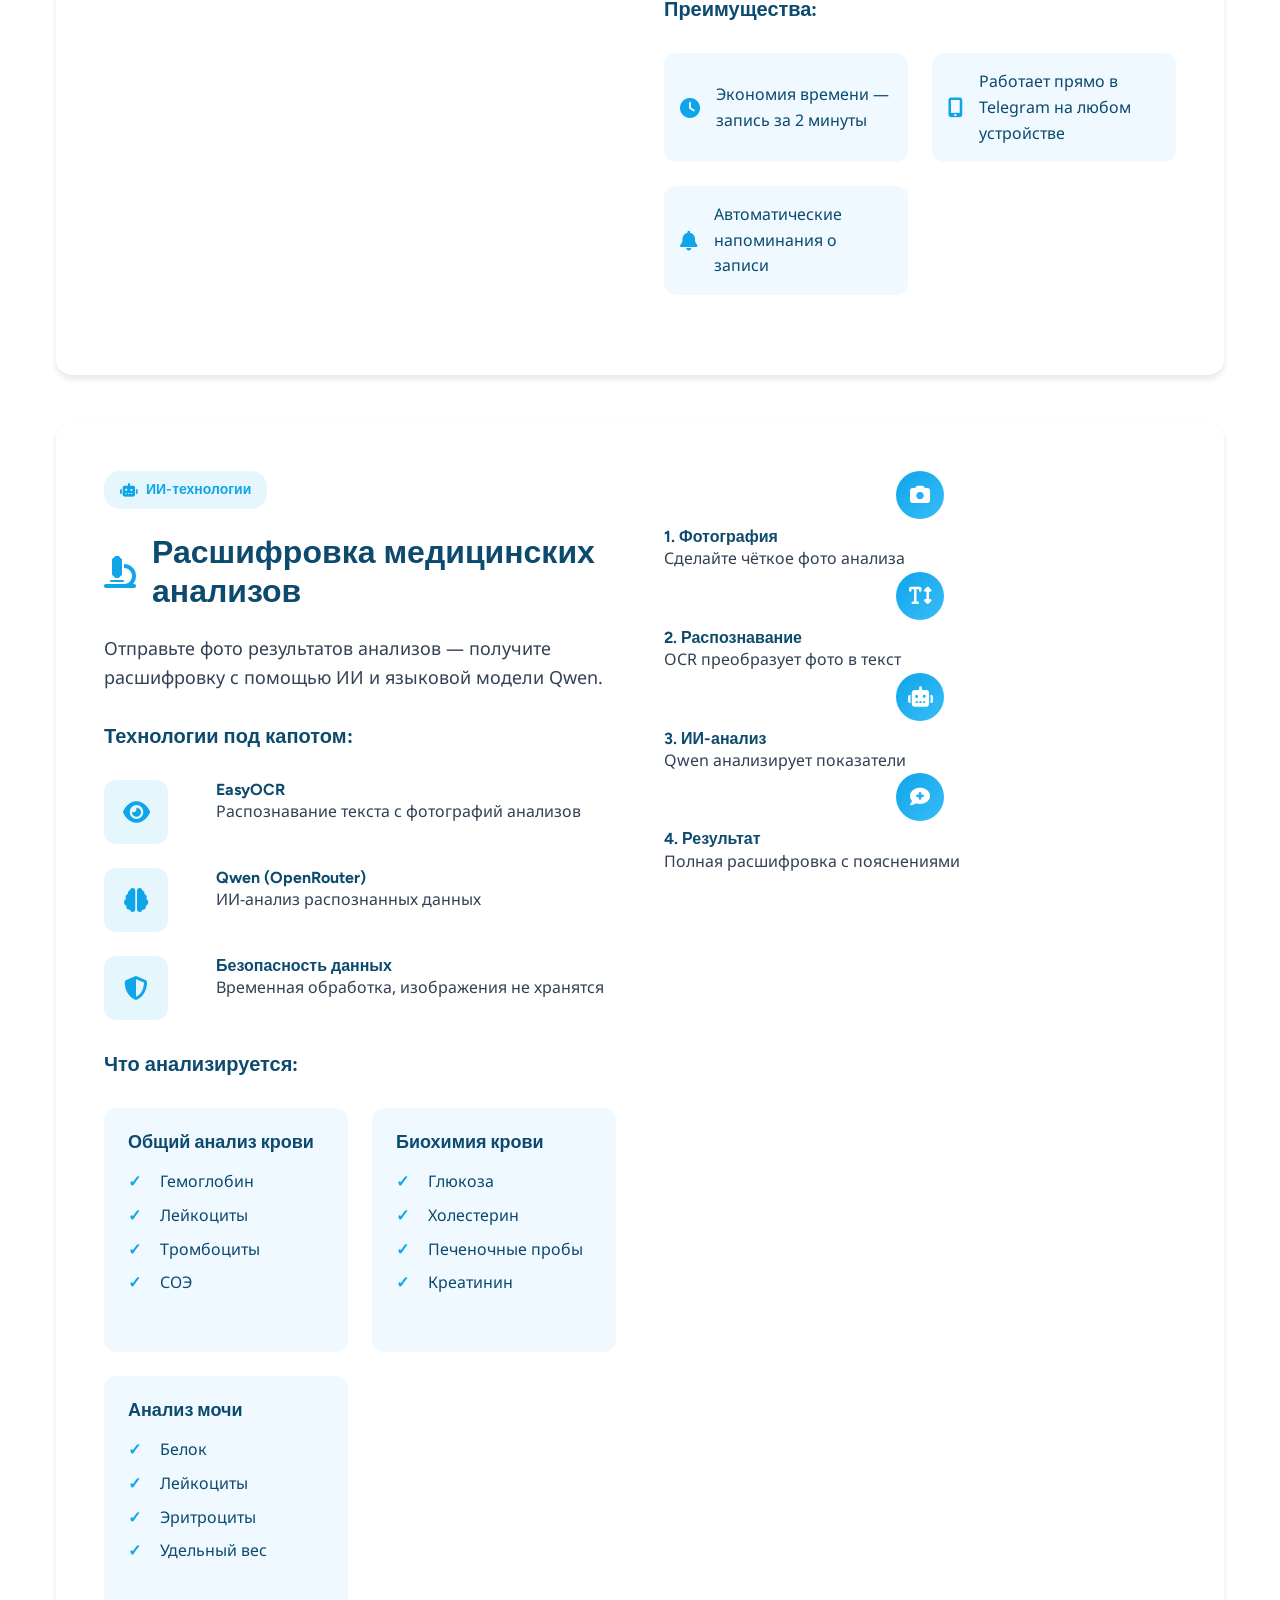
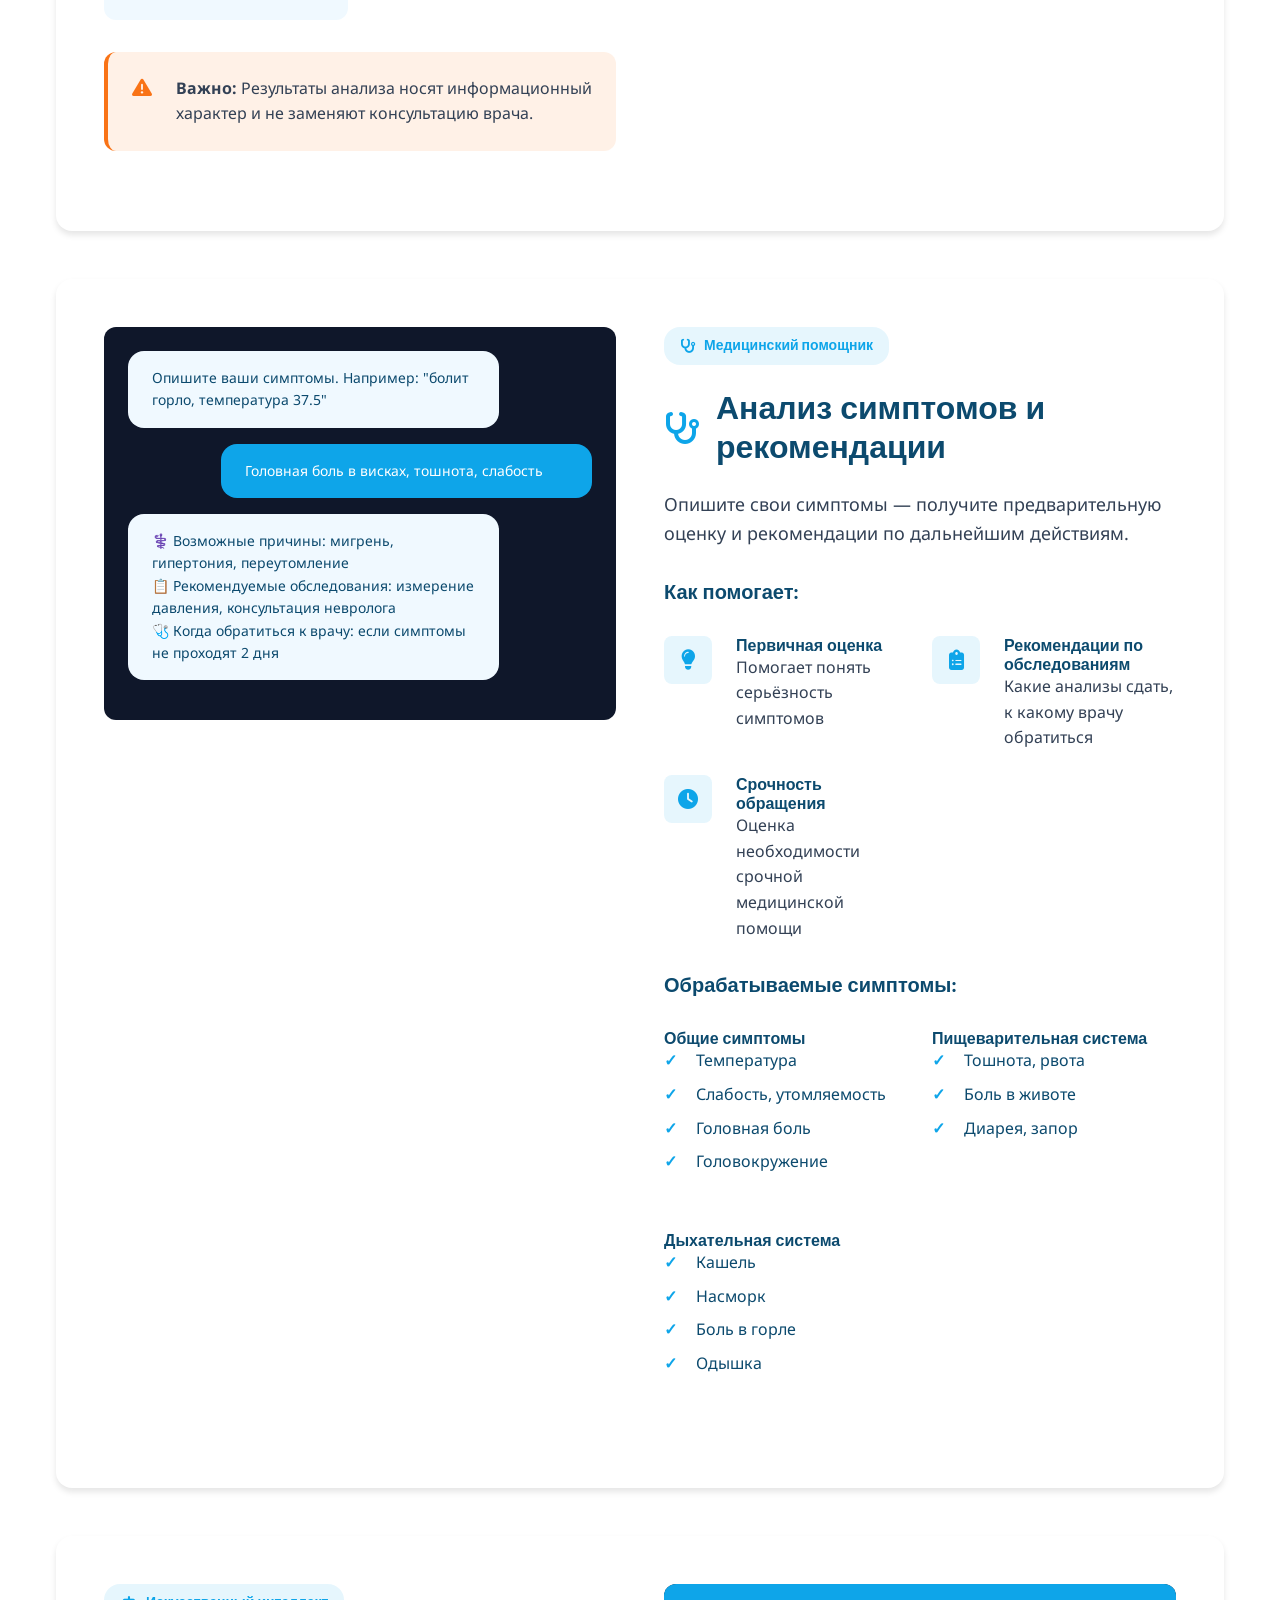
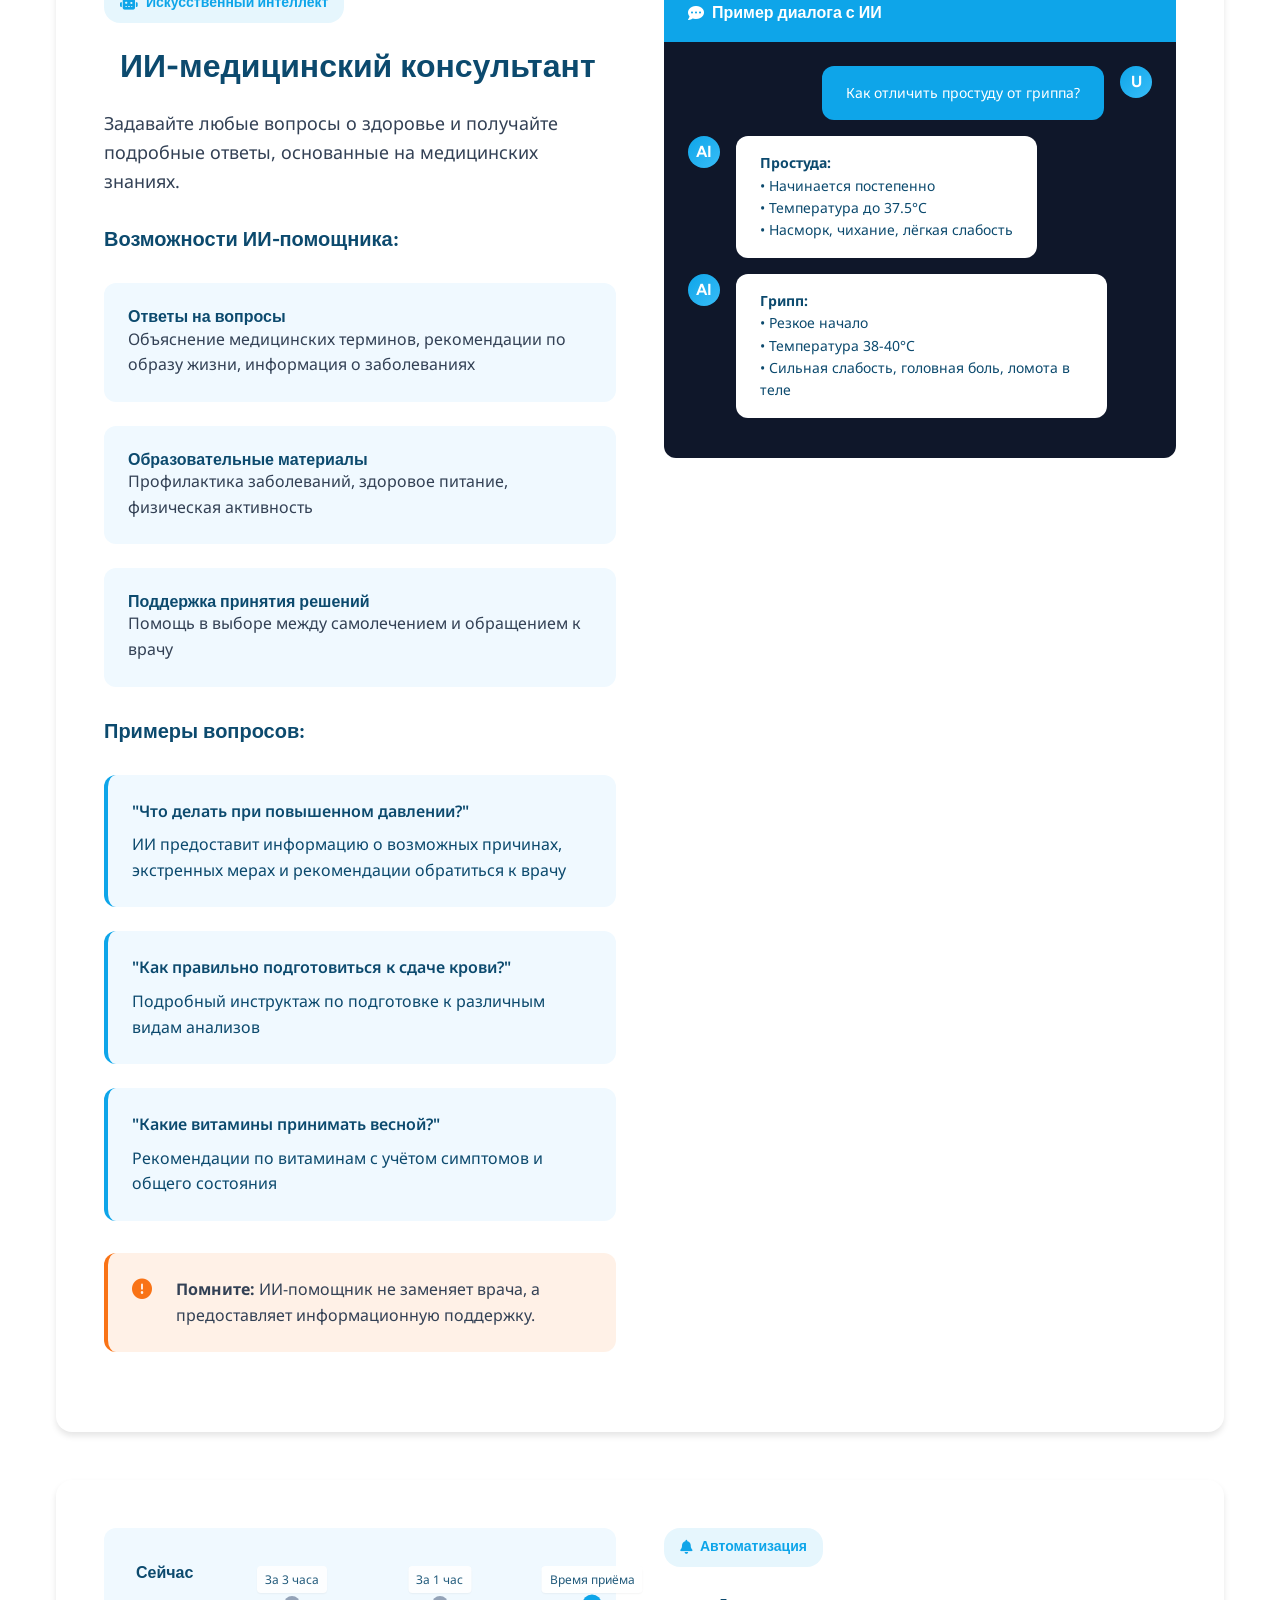
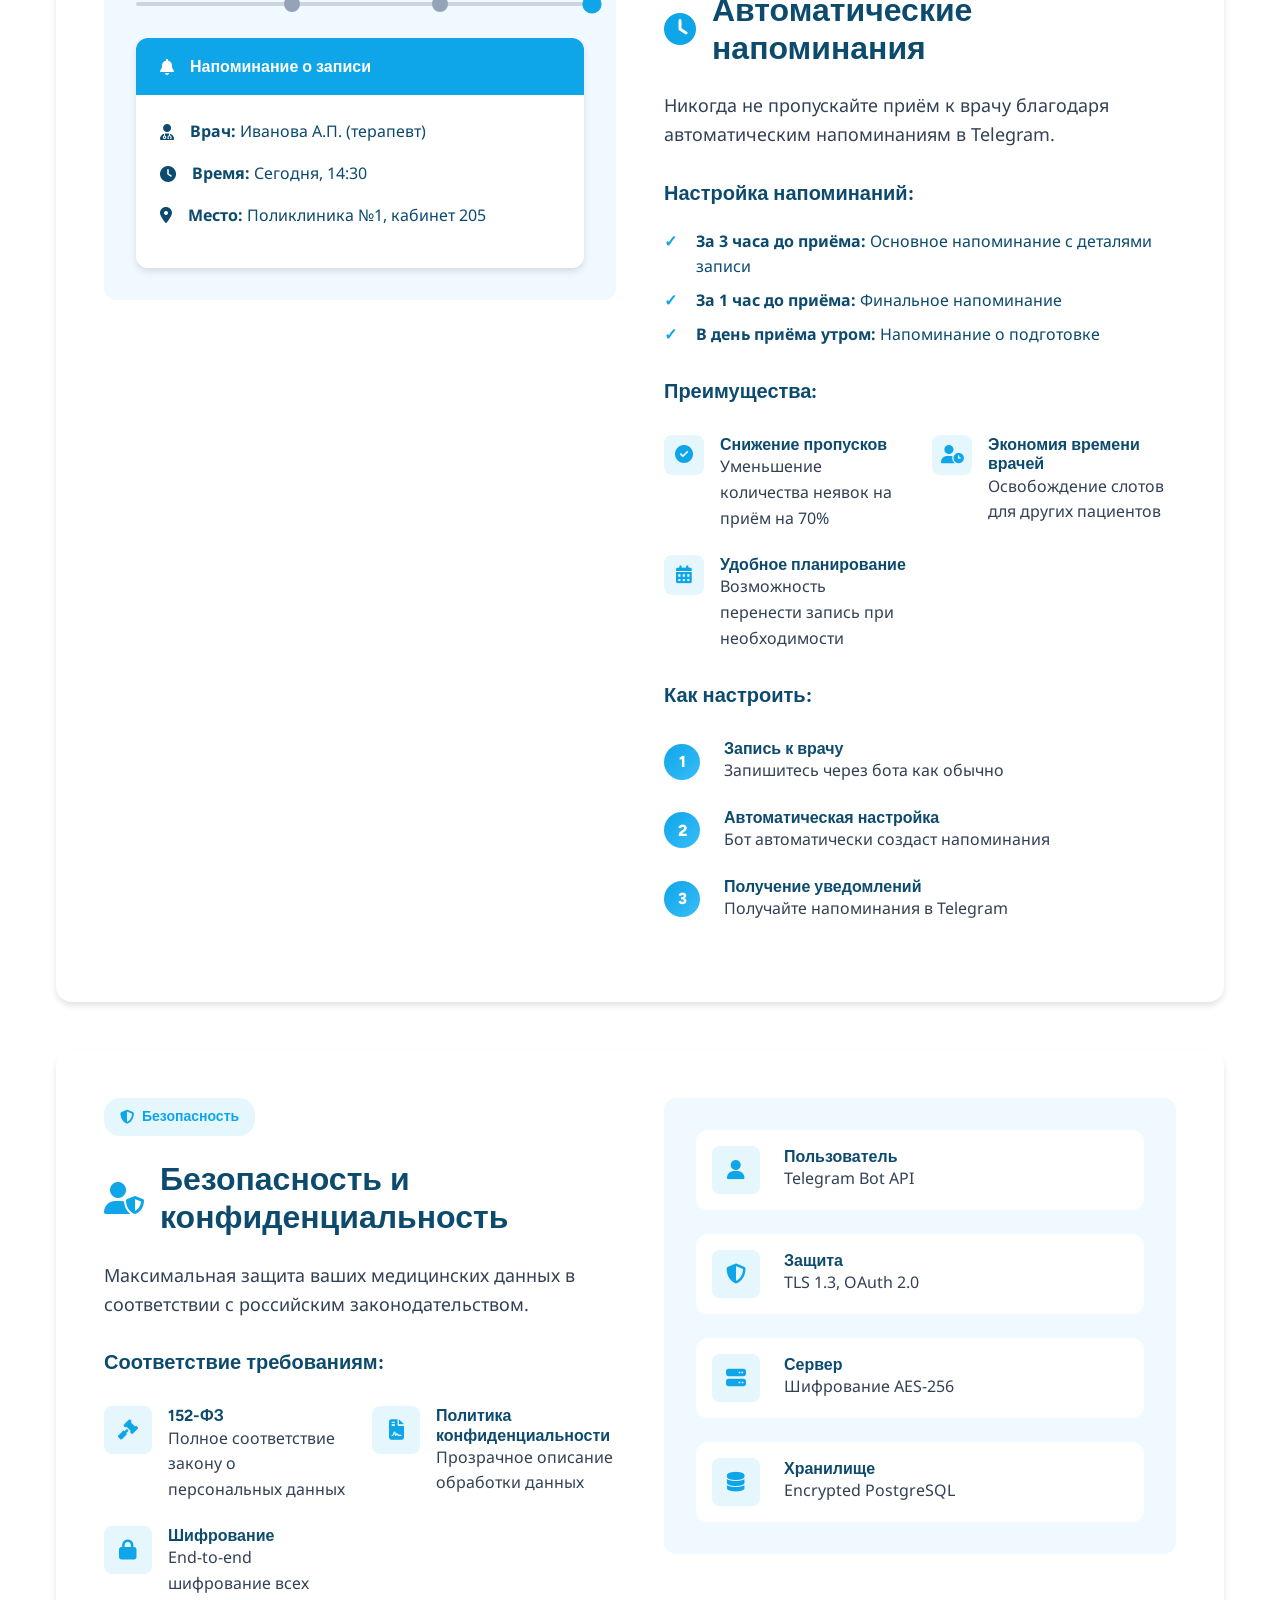
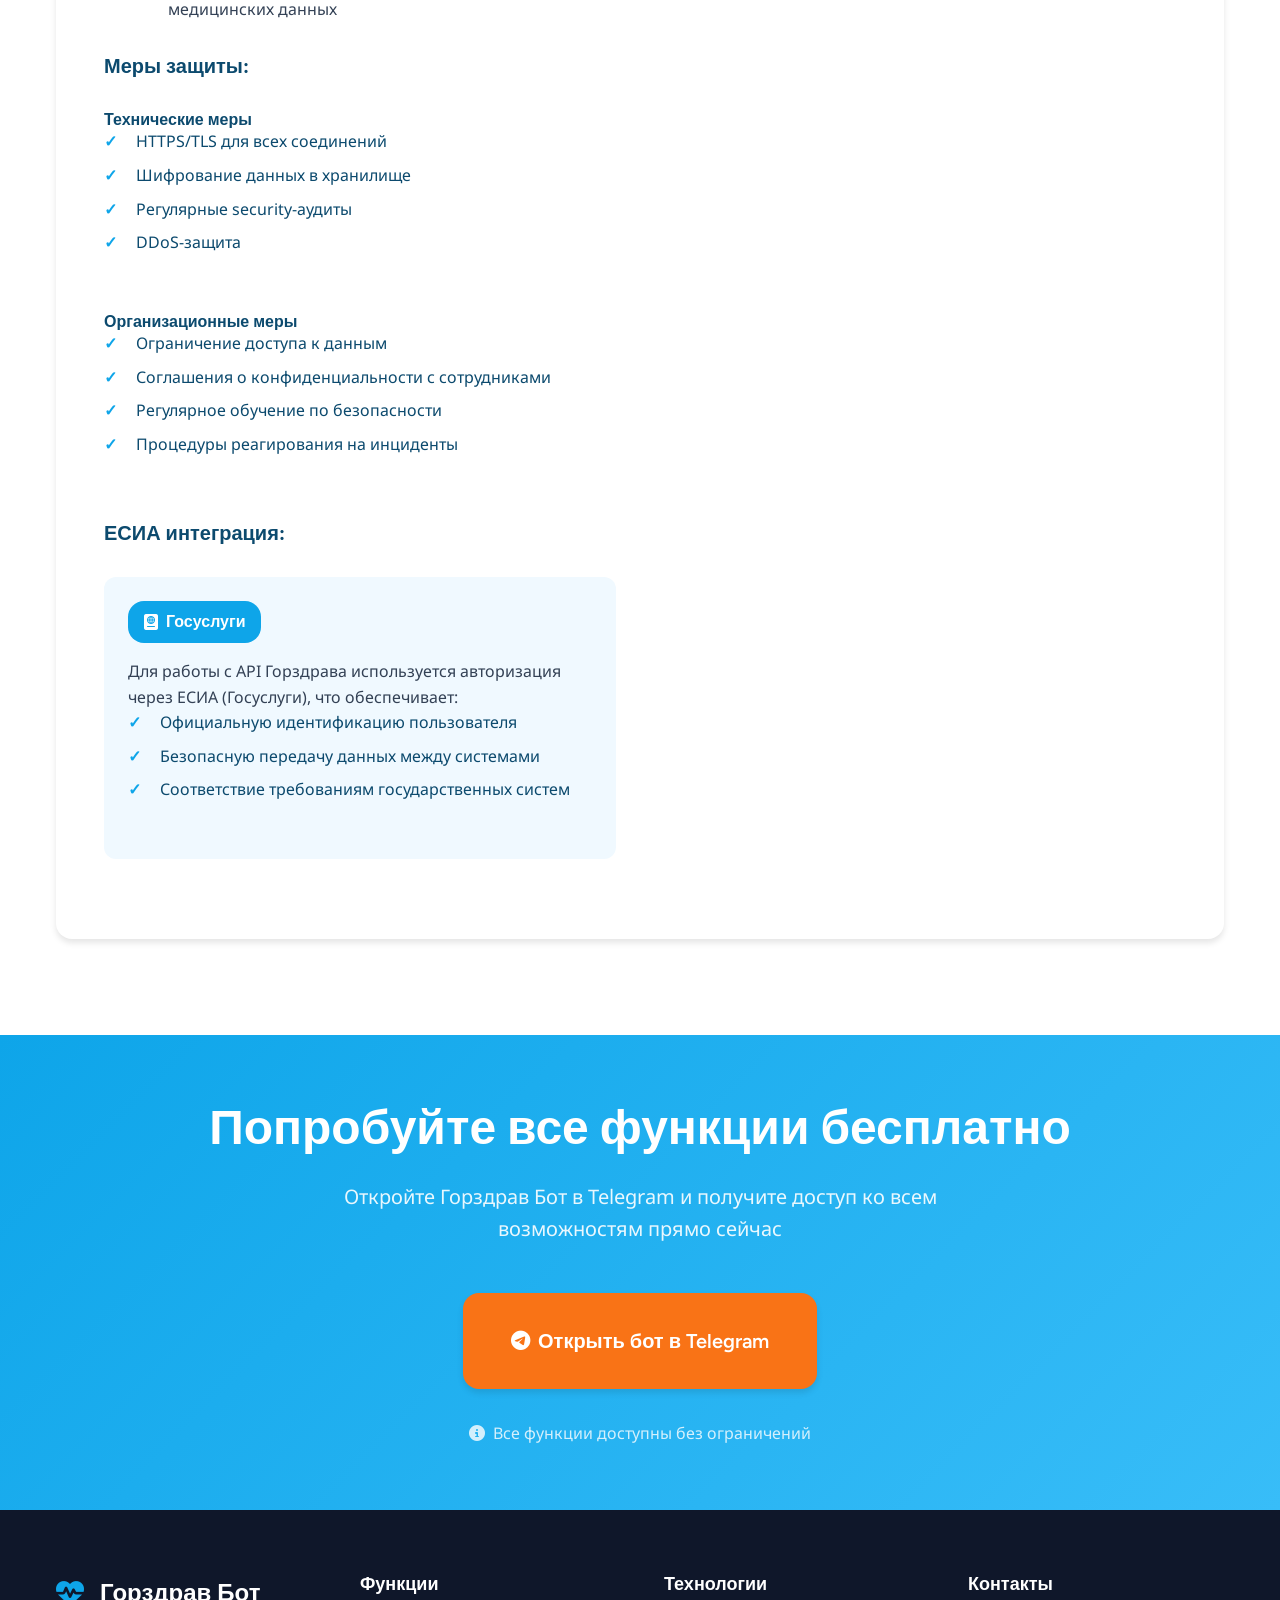
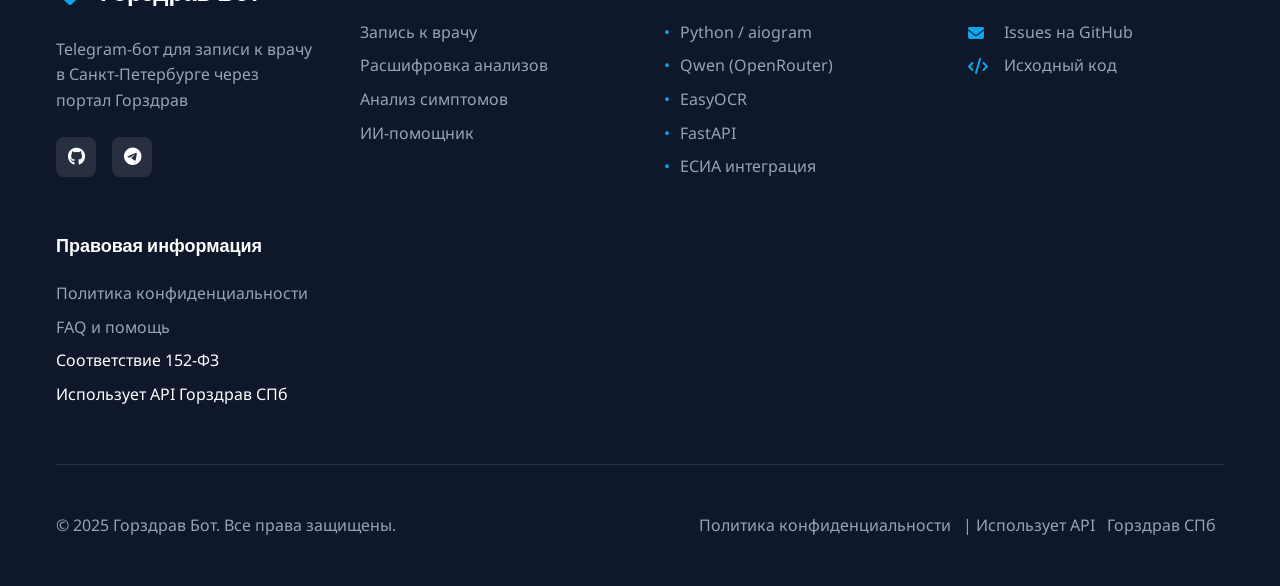
<file: features.html>
<!DOCTYPE html>
<html lang="ru">
<head>
    <meta charset="UTF-8">
    <meta name="viewport" content="width=device-width, initial-scale=1.0">
    <title>Возможности | Горздрав Бот | Подробное описание функций</title>
    <meta name="description" content="Подробное описание всех функций Telegram-бота Горздрав: запись к врачу, расшифровка анализов, анализ симптомов, ИИ-помощь">
    <link rel="stylesheet" href="css/style.css">
    <link href="https://fonts.googleapis.com/css2?family=Figtree:wght@300;400;500;600;700&family=Noto+Sans:wght@300;400;500;700&display=swap" rel="stylesheet">
    <link rel="stylesheet" href="https://cdnjs.cloudflare.com/ajax/libs/font-awesome/6.4.0/css/all.min.css">
</head>
<body>
    <!-- Fixed Navigation -->
    <nav class="navbar">
        <div class="container">
            <div class="nav-content">
                <div class="logo">
                    <div class="logo-icon">
                        <i class="fas fa-heart-pulse"></i>
                    </div>
                    <a href="index.html" class="logo-text">Горздрав Бот</a>
                </div>
                
                <div class="nav-links">
                    <a href="index.html" class="nav-link">Главная</a>
                    <a href="features.html" class="nav-link active">Возможности</a>
                    <a href="index.html#how-it-works" class="nav-link">Как это работает</a>
                    <a href="index.html#faq" class="nav-link">FAQ</a>
                    <a href="privacy.html" class="nav-link">Конфиденциальность</a>
                    <a href="index.html#cta" class="btn btn-primary nav-cta">
                        <i class="fas fa-paper-plane"></i> Открыть в Telegram
                    </a>
                </div>
                
                <button class="mobile-menu-btn" aria-label="Меню">
                    <i class="fas fa-bars"></i>
                </button>
            </div>
        </div>
    </nav>

    <!-- Features Header -->
    <section class="features-header">
        <div class="container">
            <div class="features-header-content">
                <h1 class="features-title">Полные возможности Горздрав Бот</h1>
                <p class="features-subtitle">
                    Изучите все функции нашего Telegram-бота для заботы о вашем здоровье
                </p>
            </div>
        </div>
    </section>

    <!-- Detailed Features -->
    <section class="detailed-features">
        <div class="container">
            <!-- Feature 1: Запись к врачу -->
            <div class="detailed-feature" id="appointment">
                <div class="feature-media">
                    <div class="feature-visual">
                        <div class="visual-step">
                            <div class="step-icon">1</div>
                            <p>Выбор района СПб</p>
                        </div>
                        <div class="visual-step">
                            <div class="step-icon">2</div>
                            <p>Выбор поликлиники</p>
                        </div>
                        <div class="visual-step">
                            <div class="step-icon">3</div>
                            <p>Выбор врача</p>
                        </div>
                        <div class="visual-step">
                            <div class="step-icon">4</div>
                            <p>Выбор времени</p>
                        </div>
                    </div>
                </div>
                
                <div class="feature-content">
                    <div class="feature-badge">
                        <i class="fas fa-star"></i> Основная функция
                    </div>
                    <h2 class="feature-title">
                        <i class="fas fa-calendar-check"></i> Запись к врачу через Горздрав
                    </h2>
                    <p class="feature-description">
                        Полностью автоматизированная система записи к врачу через официальный API портала Горздрав Санкт-Петербург.
                    </p>
                    
                    <div class="feature-details">
                        <h3>Как это работает:</h3>
                        <ul>
                            <li><strong>Поиск по районам:</strong> Выберите свой район Санкт-Петербурга из полного списка</li>
                            <li><strong>Выбор поликлиники:</strong> Доступ ко всем поликлиникам, подключенным к системе Горздрав</li>
                            <li><strong>Специалисты:</strong> Терапевты, педиатры, узкие специалисты по направлениям</li>
                            <li><strong>Расписание:</strong> Реальное время приёма врачей с учетом занятых слотов</li>
                            <li><strong>Подтверждение:</strong> Мгновенное подтверждение записи с деталями приёма</li>
                        </ul>
                        
                        <h3>Преимущества:</h3>
                        <div class="advantages">
                            <div class="advantage">
                                <i class="fas fa-clock"></i>
                                <span>Экономия времени — запись за 2 минуты</span>
                            </div>
                            <div class="advantage">
                                <i class="fas fa-mobile-alt"></i>
                                <span>Работает прямо в Telegram на любом устройстве</span>
                            </div>
                            <div class="advantage">
                                <i class="fas fa-bell"></i>
                                <span>Автоматические напоминания о записи</span>
                            </div>
                        </div>
                    </div>
                </div>
            </div>

            <!-- Feature 2: Расшифровка анализов -->
            <div class="detailed-feature" id="analysis">
                <div class="feature-content">
                    <div class="feature-badge">
                        <i class="fas fa-robot"></i> ИИ-технологии
                    </div>
                    <h2 class="feature-title">
                        <i class="fas fa-microscope"></i> Расшифровка медицинских анализов
                    </h2>
                    <p class="feature-description">
                        Отправьте фото результатов анализов — получите расшифровку с помощью ИИ и языковой модели Qwen.
                    </p>
                    
                    <div class="feature-details">
                        <h3>Технологии под капотом:</h3>
                        <div class="tech-stack">
                            <div class="tech-item">
                                <div class="tech-icon">
                                    <i class="fas fa-eye"></i>
                                </div>
                                <div class="tech-content">
                                    <h4>EasyOCR</h4>
                                    <p>Распознавание текста с фотографий анализов</p>
                                </div>
                            </div>
                            
                            <div class="tech-item">
                                <div class="tech-icon">
                                    <i class="fas fa-brain"></i>
                                </div>
                                <div class="tech-content">
                                    <h4>Qwen (OpenRouter)</h4>
                                    <p>ИИ-анализ распознанных данных</p>
                                </div>
                            </div>
                            
                            <div class="tech-item">
                                <div class="tech-icon">
                                    <i class="fas fa-shield-alt"></i>
                                </div>
                                <div class="tech-content">
                                    <h4>Безопасность данных</h4>
                                    <p>Временная обработка, изображения не хранятся</p>
                                </div>
                            </div>
                        </div>
                        
                        <h3>Что анализируется:</h3>
                        <div class="analysis-types">
                            <div class="analysis-type">
                                <h4>Общий анализ крови</h4>
                                <ul>
                                    <li>Гемоглобин</li>
                                    <li>Лейкоциты</li>
                                    <li>Тромбоциты</li>
                                    <li>СОЭ</li>
                                </ul>
                            </div>
                            
                            <div class="analysis-type">
                                <h4>Биохимия крови</h4>
                                <ul>
                                    <li>Глюкоза</li>
                                    <li>Холестерин</li>
                                    <li>Печеночные пробы</li>
                                    <li>Креатинин</li>
                                </ul>
                            </div>
                            
                            <div class="analysis-type">
                                <h4>Анализ мочи</h4>
                                <ul>
                                    <li>Белок</li>
                                    <li>Лейкоциты</li>
                                    <li>Эритроциты</li>
                                    <li>Удельный вес</li>
                                </ul>
                            </div>
                        </div>
                        
                        <div class="disclaimer">
                            <i class="fas fa-exclamation-triangle"></i>
                            <p><strong>Важно:</strong> Результаты анализа носят информационный характер и не заменяют консультацию врача.</p>
                        </div>
                    </div>
                </div>
                
                <div class="feature-media">
                    <div class="analysis-flow">
                        <div class="flow-step">
                            <div class="step-icon">
                                <i class="fas fa-camera"></i>
                            </div>
                            <div class="step-content">
                                <h4>1. Фотография</h4>
                                <p>Сделайте чёткое фото анализа</p>
                            </div>
                        </div>
                        
                        <div class="flow-step">
                            <div class="step-icon">
                                <i class="fas fa-text-height"></i>
                            </div>
                            <div class="step-content">
                                <h4>2. Распознавание</h4>
                                <p>OCR преобразует фото в текст</p>
                            </div>
                        </div>
                        
                        <div class="flow-step">
                            <div class="step-icon">
                                <i class="fas fa-robot"></i>
                            </div>
                            <div class="step-content">
                                <h4>3. ИИ-анализ</h4>
                                <p>Qwen анализирует показатели</p>
                            </div>
                        </div>
                        
                        <div class="flow-step">
                            <div class="step-icon">
                                <i class="fas fa-comment-medical"></i>
                            </div>
                            <div class="step-content">
                                <h4>4. Результат</h4>
                                <p>Полная расшифровка с пояснениями</p>
                            </div>
                        </div>
                    </div>
                </div>
            </div>

            <!-- Feature 3: Анализ симптомов -->
            <div class="detailed-feature" id="symptoms">
                <div class="feature-media">
                    <div class="symptoms-interface">
                        <div class="chat-bubble bot">
                            Опишите ваши симптомы. Например: "болит горло, температура 37.5"
                        </div>
                        <div class="chat-bubble user">
                            Головная боль в висках, тошнота, слабость
                        </div>
                        <div class="chat-bubble bot">
                            ⚕️ Возможные причины: мигрень, гипертония, переутомление
                            <br>📋 Рекомендуемые обследования: измерение давления, консультация невролога
                            <br>🩺 Когда обратиться к врачу: если симптомы не проходят 2 дня
                        </div>
                    </div>
                </div>
                
                <div class="feature-content">
                    <div class="feature-badge">
                        <i class="fas fa-stethoscope"></i> Медицинский помощник
                    </div>
                    <h2 class="feature-title">
                        <i class="fas fa-stethoscope"></i> Анализ симптомов и рекомендации
                    </h2>
                    <p class="feature-description">
                        Опишите свои симптомы — получите предварительную оценку и рекомендации по дальнейшим действиям.
                    </p>
                    
                    <div class="feature-details">
                        <h3>Как помогает:</h3>
                        <div class="help-points">
                            <div class="help-point">
                                <div class="help-icon">
                                    <i class="fas fa-lightbulb"></i>
                                </div>
                                <div class="help-content">
                                    <h4>Первичная оценка</h4>
                                    <p>Помогает понять серьёзность симптомов</p>
                                </div>
                            </div>
                            
                            <div class="help-point">
                                <div class="help-icon">
                                    <i class="fas fa-clipboard-list"></i>
                                </div>
                                <div class="help-content">
                                    <h4>Рекомендации по обследованиям</h4>
                                    <p>Какие анализы сдать, к какому врачу обратиться</p>
                                </div>
                            </div>
                            
                            <div class="help-point">
                                <div class="help-icon">
                                    <i class="fas fa-clock"></i>
                                </div>
                                <div class="help-content">
                                    <h4>Срочность обращения</h4>
                                    <p>Оценка необходимости срочной медицинской помощи</p>
                                </div>
                            </div>
                        </div>
                        
                        <h3>Обрабатываемые симптомы:</h3>
                        <div class="symptoms-categories">
                            <div class="category">
                                <h4>Общие симптомы</h4>
                                <ul>
                                    <li>Температура</li>
                                    <li>Слабость, утомляемость</li>
                                    <li>Головная боль</li>
                                    <li>Головокружение</li>
                                </ul>
                            </div>
                            
                            <div class="category">
                                <h4>Пищеварительная система</h4>
                                <ul>
                                    <li>Тошнота, рвота</li>
                                    <li>Боль в животе</li>
                                    <li>Диарея, запор</li>
                                </ul>
                            </div>
                            
                            <div class="category">
                                <h4>Дыхательная система</h4>
                                <ul>
                                    <li>Кашель</li>
                                    <li>Насморк</li>
                                    <li>Боль в горле</li>
                                    <li>Одышка</li>
                                </ul>
                            </div>
                        </div>
                    </div>
                </div>
            </div>

            <!-- Feature 4: ИИ-помощник -->
            <div class="detailed-feature" id="ai-assistant">
                <div class="feature-content">
                    <div class="feature-badge">
                        <i class="fas fa-robot"></i> Искусственный интеллект
                    </div>
                    <h2 class="feature-title">
                        <i class="fas fa-comments-medical"></i> ИИ-медицинский консультант
                    </h2>
                    <p class="feature-description">
                        Задавайте любые вопросы о здоровье и получайте подробные ответы, основанные на медицинских знаниях.
                    </p>
                    
                    <div class="feature-details">
                        <h3>Возможности ИИ-помощника:</h3>
                        
                        <div class="ai-capabilities">
                            <div class="ai-capability">
                                <h4>Ответы на вопросы</h4>
                                <p>Объяснение медицинских терминов, рекомендации по образу жизни, информация о заболеваниях</p>
                            </div>
                            
                            <div class="ai-capability">
                                <h4>Образовательные материалы</h4>
                                <p>Профилактика заболеваний, здоровое питание, физическая активность</p>
                            </div>
                            
                            <div class="ai-capability">
                                <h4>Поддержка принятия решений</h4>
                                <p>Помощь в выборе между самолечением и обращением к врачу</p>
                            </div>
                        </div>
                        
                        <h3>Примеры вопросов:</h3>
                        <div class="examples">
                            <div class="example">
                                <div class="example-question">
                                    "Что делать при повышенном давлении?"
                                </div>
                                <div class="example-answer">
                                    ИИ предоставит информацию о возможных причинах, экстренных мерах и рекомендации обратиться к врачу
                                </div>
                            </div>
                            
                            <div class="example">
                                <div class="example-question">
                                    "Как правильно подготовиться к сдаче крови?"
                                </div>
                                <div class="example-answer">
                                    Подробный инструктаж по подготовке к различным видам анализов
                                </div>
                            </div>
                            
                            <div class="example">
                                <div class="example-question">
                                    "Какие витамины принимать весной?"
                                </div>
                                <div class="example-answer">
                                    Рекомендации по витаминам с учётом симптомов и общего состояния
                                </div>
                            </div>
                        </div>
                        
                        <div class="disclaimer">
                            <i class="fas fa-exclamation-circle"></i>
                            <p><strong>Помните:</strong> ИИ-помощник не заменяет врача, а предоставляет информационную поддержку.</p>
                        </div>
                    </div>
                </div>
                
                <div class="feature-media">
                    <div class="ai-demo">
                        <div class="demo-title">
                            <i class="fas fa-comment-dots"></i> Пример диалога с ИИ
                        </div>
                        <div class="demo-chat">
                            <div class="message user">
                                <div class="avatar">U</div>
                                <div class="text">Как отличить простуду от гриппа?</div>
                            </div>
                            <div class="message bot">
                                <div class="avatar">AI</div>
                                <div class="text">
                                    <strong>Простуда:</strong><br>
                                    • Начинается постепенно<br>
                                    • Температура до 37.5°C<br>
                                    • Насморк, чихание, лёгкая слабость
                                </div>
                            </div>
                            <div class="message bot">
                                <div class="avatar">AI</div>
                                <div class="text">
                                    <strong>Грипп:</strong><br>
                                    • Резкое начало<br>
                                    • Температура 38-40°C<br>
                                    • Сильная слабость, головная боль, ломота в теле
                                </div>
                            </div>
                        </div>
                    </div>
                </div>
            </div>

            <!-- Feature 5: Напоминания -->
            <div class="detailed-feature" id="reminders">
                <div class="feature-media">
                    <div class="reminder-visual">
                        <div class="time-indicator">
                            <div class="time-now">Сейчас</div>
                            <div class="timeline">
                                <div class="timeline-marker" style="left: 33%">
                                    <div class="marker-label">За 3 часа</div>
                                    <div class="marker-dot"></div>
                                </div>
                                <div class="timeline-marker" style="left: 66%">
                                    <div class="marker-label">За 1 час</div>
                                    <div class="marker-dot"></div>
                                </div>
                                <div class="timeline-marker" style="left: 100%">
                                    <div class="marker-label">Время приёма</div>
                                    <div class="marker-dot active"></div>
                                </div>
                            </div>
                        </div>
                        
                        <div class="reminder-card">
                            <div class="reminder-header">
                                <i class="fas fa-bell"></i>
                                <span>Напоминание о записи</span>
                            </div>
                            <div class="reminder-content">
                                <div class="reminder-detail">
                                                                <i class="fas fa-user-md"></i>
                                                                <div>
                                                                    <strong>Врач:</strong> Иванова А.П. (терапевт)
                                                                </div>
                                                            </div>
                                                            <div class="reminder-detail">
                                                                <i class="fas fa-clock"></i>
                                                                <div>
                                                                    <strong>Время:</strong> Сегодня, 14:30
                                                                </div>
                                                            </div>
                                                            <div class="reminder-detail">
                                                                <i class="fas fa-map-marker-alt"></i>
                                                                <div>
                                                                    <strong>Место:</strong> Поликлиника №1, кабинет 205
                                                                </div>
                                                            </div>
                            </div>
                        </div>
                    </div>
                </div>
                
                <div class="feature-content">
                    <div class="feature-badge">
                        <i class="fas fa-bell"></i> Автоматизация
                    </div>
                    <h2 class="feature-title">
                        <i class="fas fa-clock"></i> Автоматические напоминания
                    </h2>
                    <p class="feature-description">
                        Никогда не пропускайте приём к врачу благодаря автоматическим напоминаниям в Telegram.
                    </p>
                    
                    <div class="feature-details">
                        <h3>Настройка напоминаний:</h3>
                        <ul>
                            <li><strong>За 3 часа до приёма:</strong> Основное напоминание с деталями записи</li>
                            <li><strong>За 1 час до приёма:</strong> Финальное напоминание</li>
                            <li><strong>В день приёма утром:</strong> Напоминание о подготовке</li>
                        </ul>
                        
                        <h3>Преимущества:</h3>
                        <div class="reminder-benefits">
                            <div class="benefit">
                                <div class="benefit-icon">
                                    <i class="fas fa-check-circle"></i>
                                </div>
                                <div class="benefit-content">
                                    <h4>Снижение пропусков</h4>
                                    <p>Уменьшение количества неявок на приём на 70%</p>
                                </div>
                            </div>
                            
                            <div class="benefit">
                                <div class="benefit-icon">
                                    <i class="fas fa-user-clock"></i>
                                </div>
                                <div class="benefit-content">
                                    <h4>Экономия времени врачей</h4>
                                    <p>Освобождение слотов для других пациентов</p>
                                </div>
                            </div>
                            
                            <div class="benefit">
                                <div class="benefit-icon">
                                    <i class="fas fa-calendar-alt"></i>
                                </div>
                                <div class="benefit-content">
                                    <h4>Удобное планирование</h4>
                                    <p>Возможность перенести запись при необходимости</p>
                                </div>
                            </div>
                        </div>
                        
                        <h3>Как настроить:</h3>
                        <div class="setup-steps">
                            <div class="setup-step">
                                <div class="step-number">1</div>
                                <div class="step-content">
                                    <h4>Запись к врачу</h4>
                                    <p>Запишитесь через бота как обычно</p>
                                </div>
                            </div>
                            
                            <div class="setup-step">
                                <div class="step-number">2</div>
                                <div class="step-content">
                                    <h4>Автоматическая настройка</h4>
                                    <p>Бот автоматически создаст напоминания</p>
                                </div>
                            </div>
                            
                            <div class="setup-step">
                                <div class="step-number">3</div>
                                <div class="step-content">
                                    <h4>Получение уведомлений</h4>
                                    <p>Получайте напоминания в Telegram</p>
                                </div>
                            </div>
                        </div>
                    </div>
                </div>
            </div>

            <!-- Feature 6: Безопасность -->
            <div class="detailed-feature" id="security">
                <div class="feature-content">
                    <div class="feature-badge">
                        <i class="fas fa-shield-alt"></i> Безопасность
                    </div>
                    <h2 class="feature-title">
                        <i class="fas fa-user-shield"></i> Безопасность и конфиденциальность
                    </h2>
                    <p class="feature-description">
                        Максимальная защита ваших медицинских данных в соответствии с российским законодательством.
                    </p>
                    
                    <div class="feature-details">
                        <h3>Соответствие требованиям:</h3>
                        <div class="compliance">
                            <div class="compliance-item">
                                <div class="compliance-icon">
                                    <i class="fas fa-gavel"></i>
                                </div>
                                <div class="compliance-content">
                                    <h4>152-ФЗ</h4>
                                    <p>Полное соответствие закону о персональных данных</p>
                                </div>
                            </div>
                            
                            <div class="compliance-item">
                                <div class="compliance-icon">
                                    <i class="fas fa-file-contract"></i>
                                </div>
                                <div class="compliance-content">
                                    <h4>Политика конфиденциальности</h4>
                                    <p>Прозрачное описание обработки данных</p>
                                </div>
                            </div>
                            
                            <div class="compliance-item">
                                <div class="compliance-icon">
                                    <i class="fas fa-lock"></i>
                                </div>
                                <div class="compliance-content">
                                    <h4>Шифрование</h4>
                                    <p>End-to-end шифрование всех медицинских данных</p>
                                </div>
                            </div>
                        </div>
                        
                        <h3>Меры защиты:</h3>
                        <div class="security-measures">
                            <div class="measure">
                                <h4>Технические меры</h4>
                                <ul>
                                    <li>HTTPS/TLS для всех соединений</li>
                                    <li>Шифрование данных в хранилище</li>
                                    <li>Регулярные security-аудиты</li>
                                    <li>DDoS-защита</li>
                                </ul>
                            </div>
                            
                            <div class="measure">
                                <h4>Организационные меры</h4>
                                <ul>
                                    <li>Ограничение доступа к данным</li>
                                    <li>Соглашения о конфиденциальности с сотрудниками</li>
                                    <li>Регулярное обучение по безопасности</li>
                                    <li>Процедуры реагирования на инциденты</li>
                                </ul>
                            </div>
                        </div>
                        
                        <h3>ЕСИА интеграция:</h3>
                        <div class="esia-info">
                            <div class="esia-badge">
                                <i class="fas fa-passport"></i> Госуслуги
                            </div>
                            <p>Для работы с API Горздрава используется авторизация через ЕСИА (Госуслуги), что обеспечивает:</p>
                            <ul>
                                <li>Официальную идентификацию пользователя</li>
                                <li>Безопасную передачу данных между системами</li>
                                <li>Соответствие требованиям государственных систем</li>
                            </ul>
                        </div>
                    </div>
                </div>
                
                <div class="feature-media">
                    <div class="security-visual">
                        <div class="security-layers">
                            <div class="layer">
                                <div class="layer-icon">
                                    <i class="fas fa-user"></i>
                                </div>
                                <div class="layer-content">
                                    <h4>Пользователь</h4>
                                    <p>Telegram Bot API</p>
                                </div>
                            </div>
                            
                            <div class="layer">
                                <div class="layer-icon">
                                    <i class="fas fa-shield-alt"></i>
                                </div>
                                <div class="layer-content">
                                    <h4>Защита</h4>
                                    <p>TLS 1.3, OAuth 2.0</p>
                                </div>
                            </div>
                            
                            <div class="layer">
                                <div class="layer-icon">
                                    <i class="fas fa-server"></i>
                                </div>
                                <div class="layer-content">
                                    <h4>Сервер</h4>
                                    <p>Шифрование AES-256</p>
                                </div>
                            </div>
                            
                            <div class="layer">
                                <div class="layer-icon">
                                    <i class="fas fa-database"></i>
                                </div>
                                <div class="layer-content">
                                    <h4>Хранилище</h4>
                                    <p>Encrypted PostgreSQL</p>
                                </div>
                            </div>
                        </div>
                    </div>
                </div>
            </div>
        </div>
    </section>

    <!-- CTA Section -->
    <section class="cta">
        <div class="container">
            <div class="cta-content">
                <h2 class="cta-title">Попробуйте все функции бесплатно</h2>
                <p class="cta-subtitle">
                    Откройте Горздрав Бот в Telegram и получите доступ ко всем возможностям прямо сейчас
                </p>
                
                <a href="https://t.me/gorzdrav_bot" class="btn btn-primary btn-xlarge" target="_blank">
                    <i class="fab fa-telegram"></i> Открыть бот в Telegram
                </a>
                
                <p class="cta-note">
                    <i class="fas fa-info-circle"></i> Все функции доступны без ограничений
                </p>
            </div>
        </div>
    </section>

    <!-- Footer -->
    <footer class="footer">
        <div class="container">
            <div class="footer-content">
                <div class="footer-section">
                    <div class="footer-logo">
                        <i class="fas fa-heart-pulse"></i>
                        <span>Горздрав Бот</span>
                    </div>
                    <p class="footer-description">
                        Telegram-бот для записи к врачу в Санкт-Петербурге через портал Горздрав
                    </p>
                    <div class="footer-social">
                        <a href="https://github.com/akoffice933-maker/gorzdrav-bot" class="social-link" target="_blank" aria-label="GitHub">
                            <i class="fab fa-github"></i>
                        </a>
                        <a href="https://t.me/gorzdrav_bot" class="social-link" target="_blank" aria-label="Telegram">
                            <i class="fab fa-telegram"></i>
                        </a>
                    </div>
                </div>
                
                <div class="footer-section">
                    <h3 class="footer-title">Функции</h3>
                    <ul class="footer-links">
                        <li><a href="#appointment">Запись к врачу</a></li>
                        <li><a href="#analysis">Расшифровка анализов</a></li>
                        <li><a href="#symptoms">Анализ симптомов</a></li>
                        <li><a href="#ai-assistant">ИИ-помощник</a></li>
                    </ul>
                </div>
                
                <div class="footer-section">
                    <h3 class="footer-title">Технологии</h3>
                    <ul class="tech-list">
                        <li>Python / aiogram</li>
                        <li>Qwen (OpenRouter)</li>
                        <li>EasyOCR</li>
                        <li>FastAPI</li>
                        <li>ЕСИА интеграция</li>
                    </ul>
                </div>
                
                <div class="footer-section">
                    <h3 class="footer-title">Контакты</h3>
                    <ul class="footer-contacts">
                        <li>
                            <i class="fas fa-envelope"></i>
                            <a href="https://github.com/akoffice933-maker/gorzdrav-bot/issues" target="_blank">
                                Issues на GitHub
                            </a>
                        </li>
                        <li>
                            <i class="fas fa-code"></i>
                            <a href="https://github.com/akoffice933-maker/gorzdrav-bot" target="_blank">
                                Исходный код
                            </a>
                        </li>
                    </ul>
                </div>
                
                <div class="footer-section">
                    <h3 class="footer-title">Правовая информация</h3>
                    <ul class="footer-links">
                        <li><a href="privacy.html">Политика конфиденциальности</a></li>
                        <li><a href="index.html#faq">FAQ и помощь</a></li>
                        <li>Соответствие 152-ФЗ</li>
                        <li>Использует API Горздрав СПб</li>
                    </ul>
                </div>
            </div>
            
            <div class="footer-bottom">
                <p class="copyright">
                    © 2025 Горздрав Бот. Все права защищены.
                </p>
                <p class="legal">
                    <a href="privacy.html">Политика конфиденциальности</a> |
                    Использует API <a href="https://gorzdrav.org" target="_blank">Горздрав СПб</a>
                </p>
            </div>
        </div>
    </footer>

    <!-- Sticky Mobile CTA -->
    <div class="sticky-cta">
        <a href="https://t.me/gorzdrav_bot" class="btn btn-primary btn-block" target="_blank">
            <i class="fab fa-telegram"></i> Открыть в Telegram
        </a>
    </div>

    <script src="js/script.js"></script>
    <script src="js/features.js"></script>
</body>
</html>
</file>
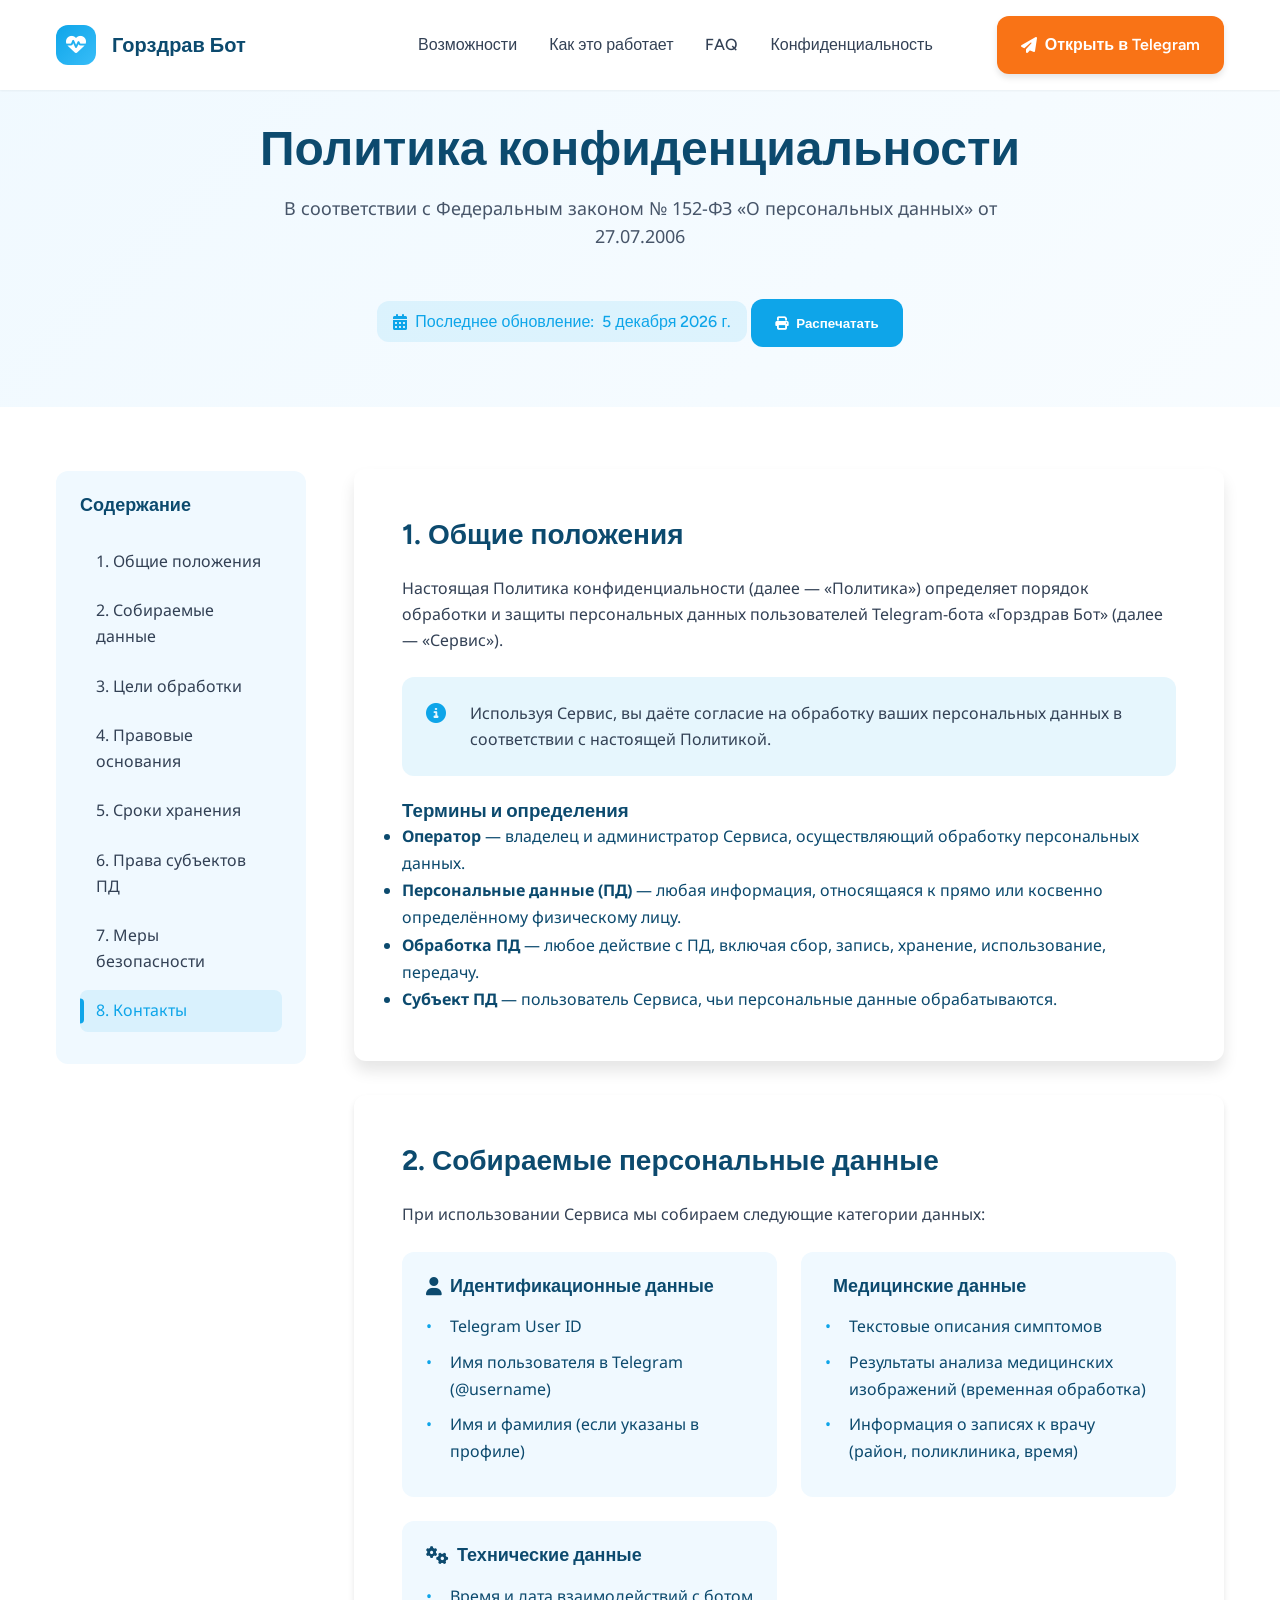
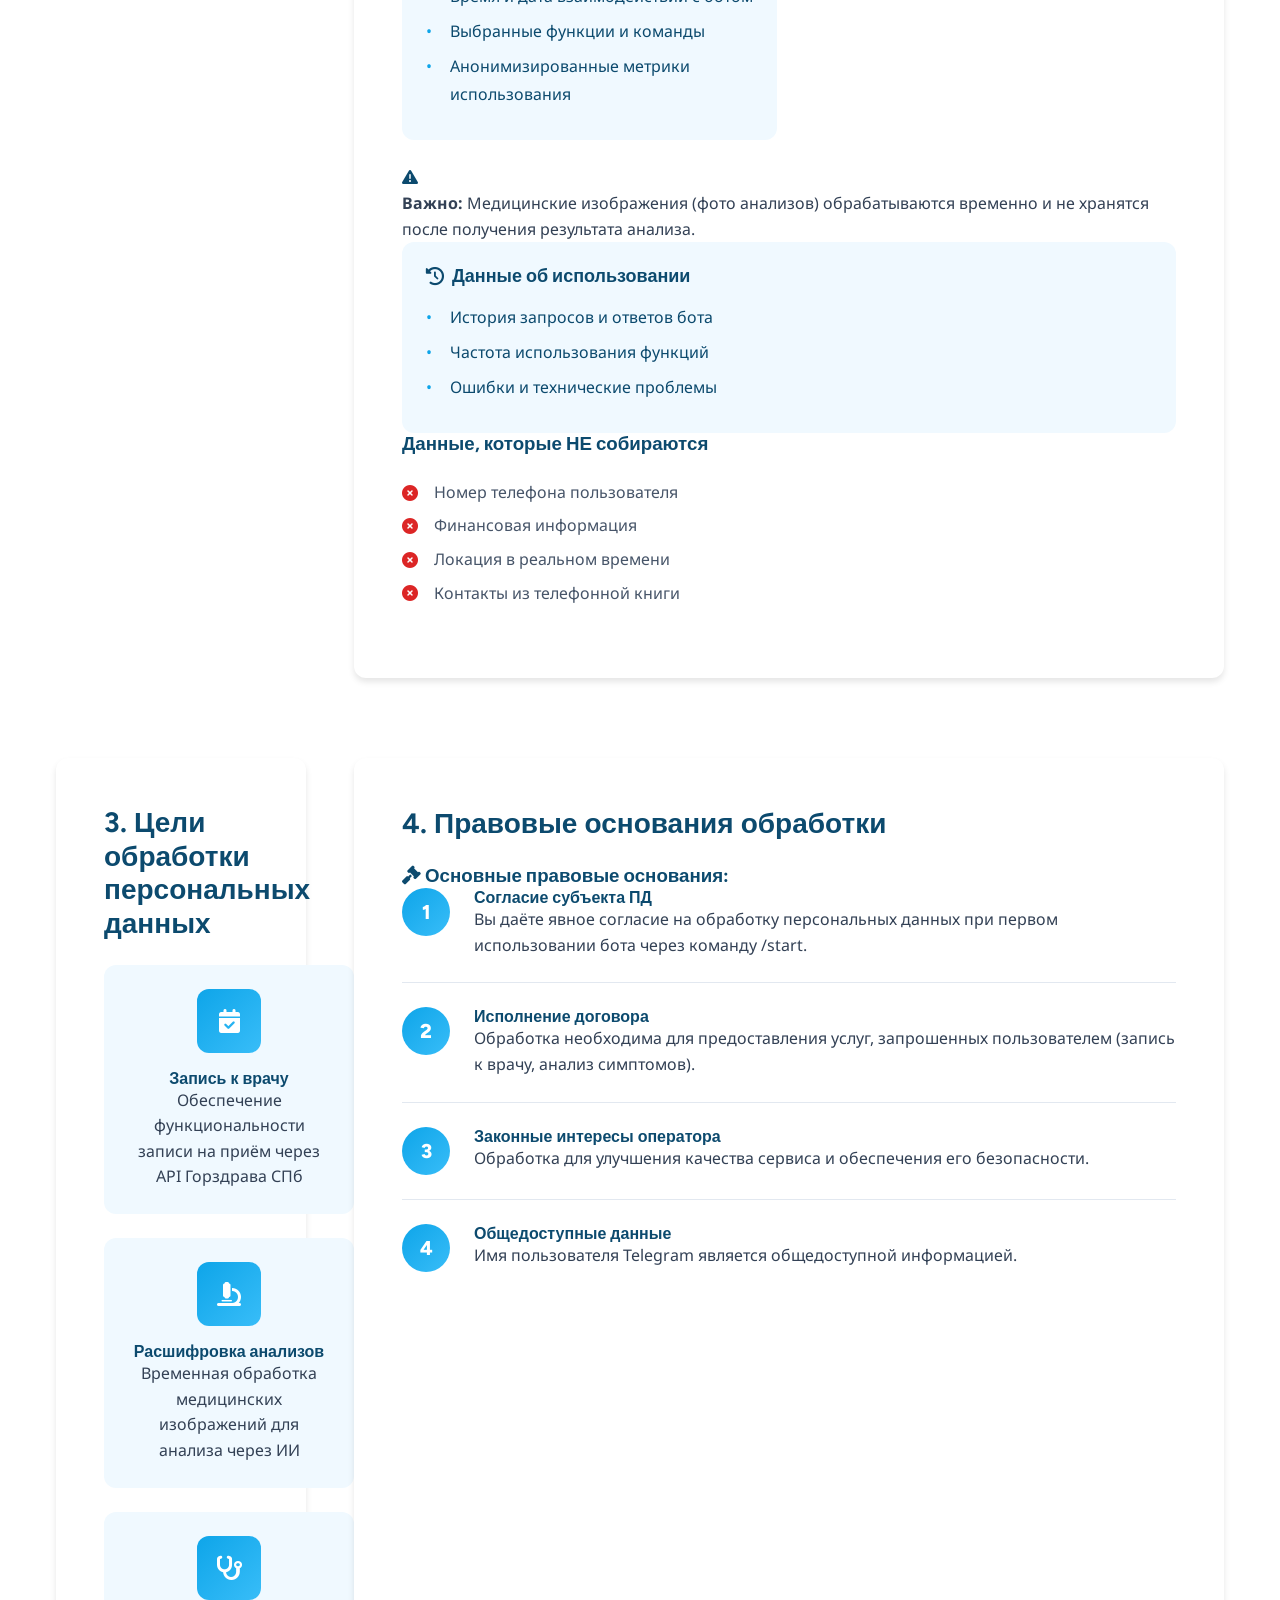
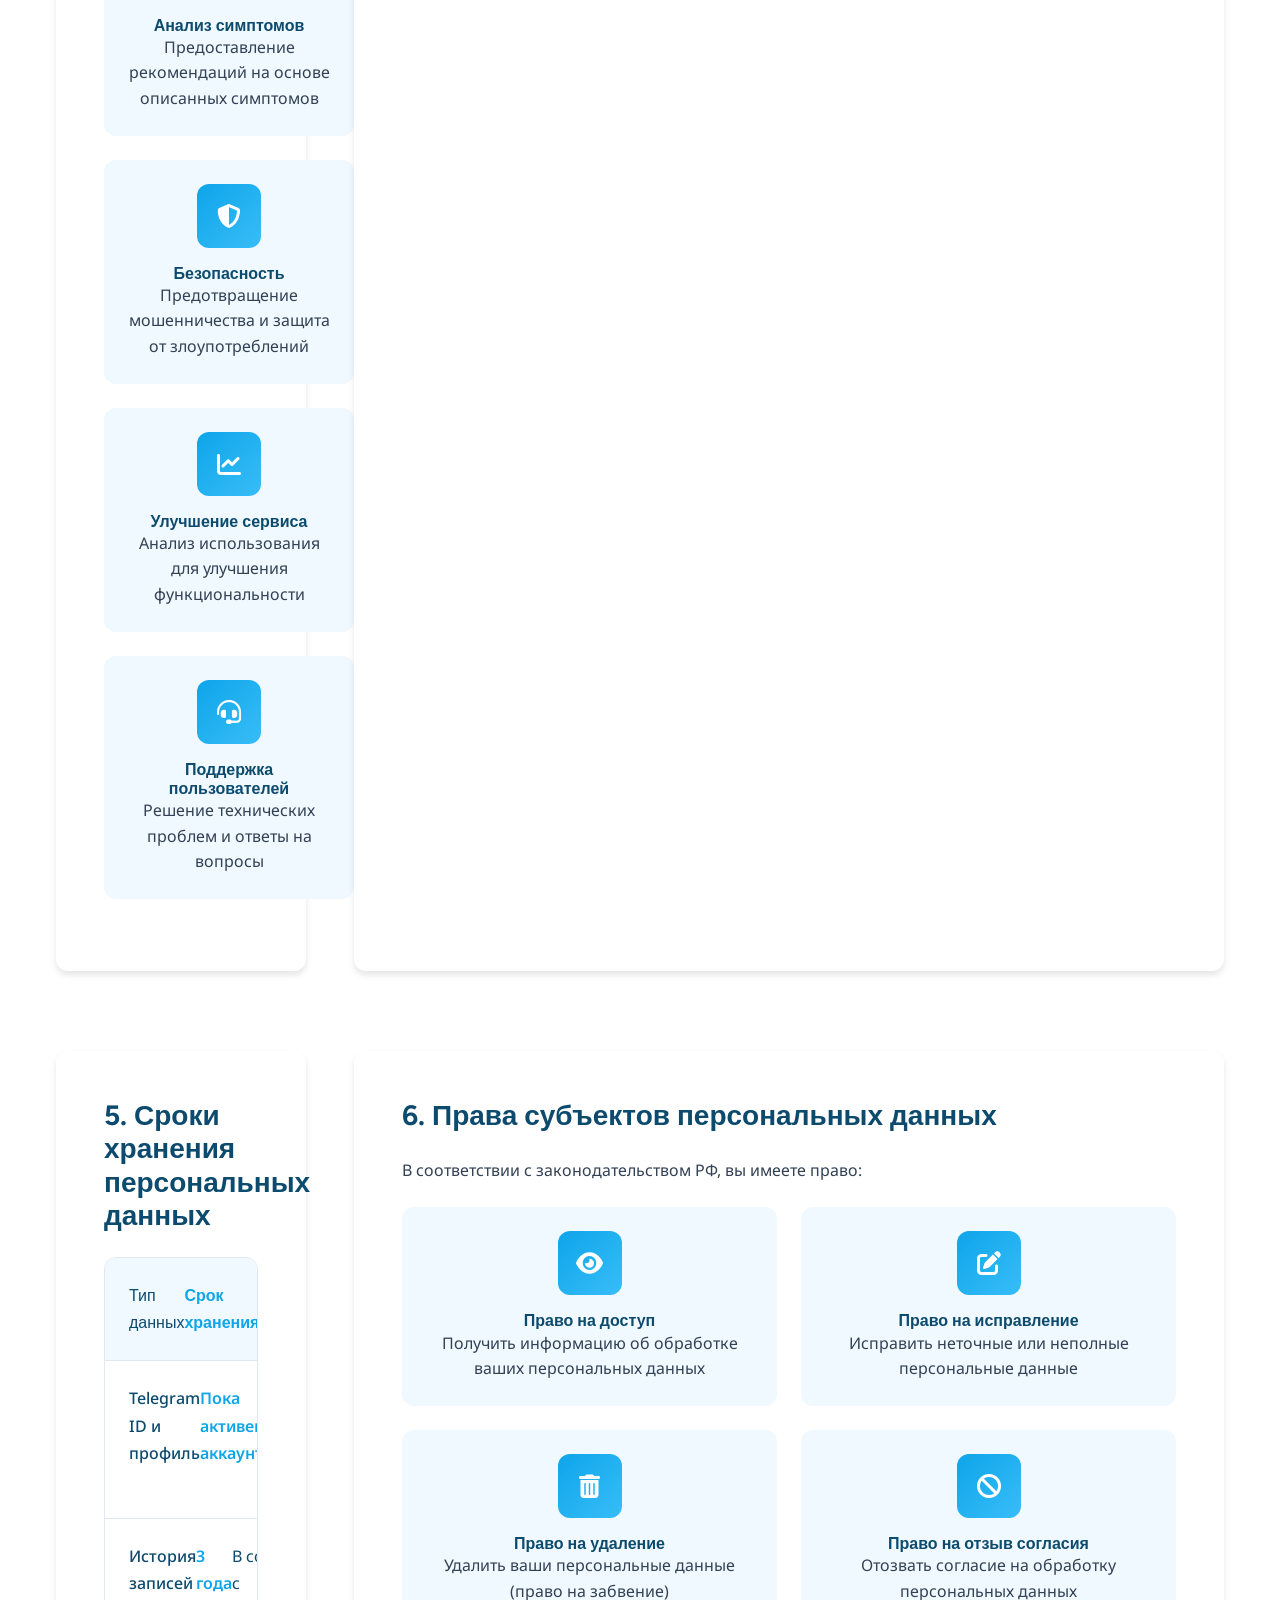
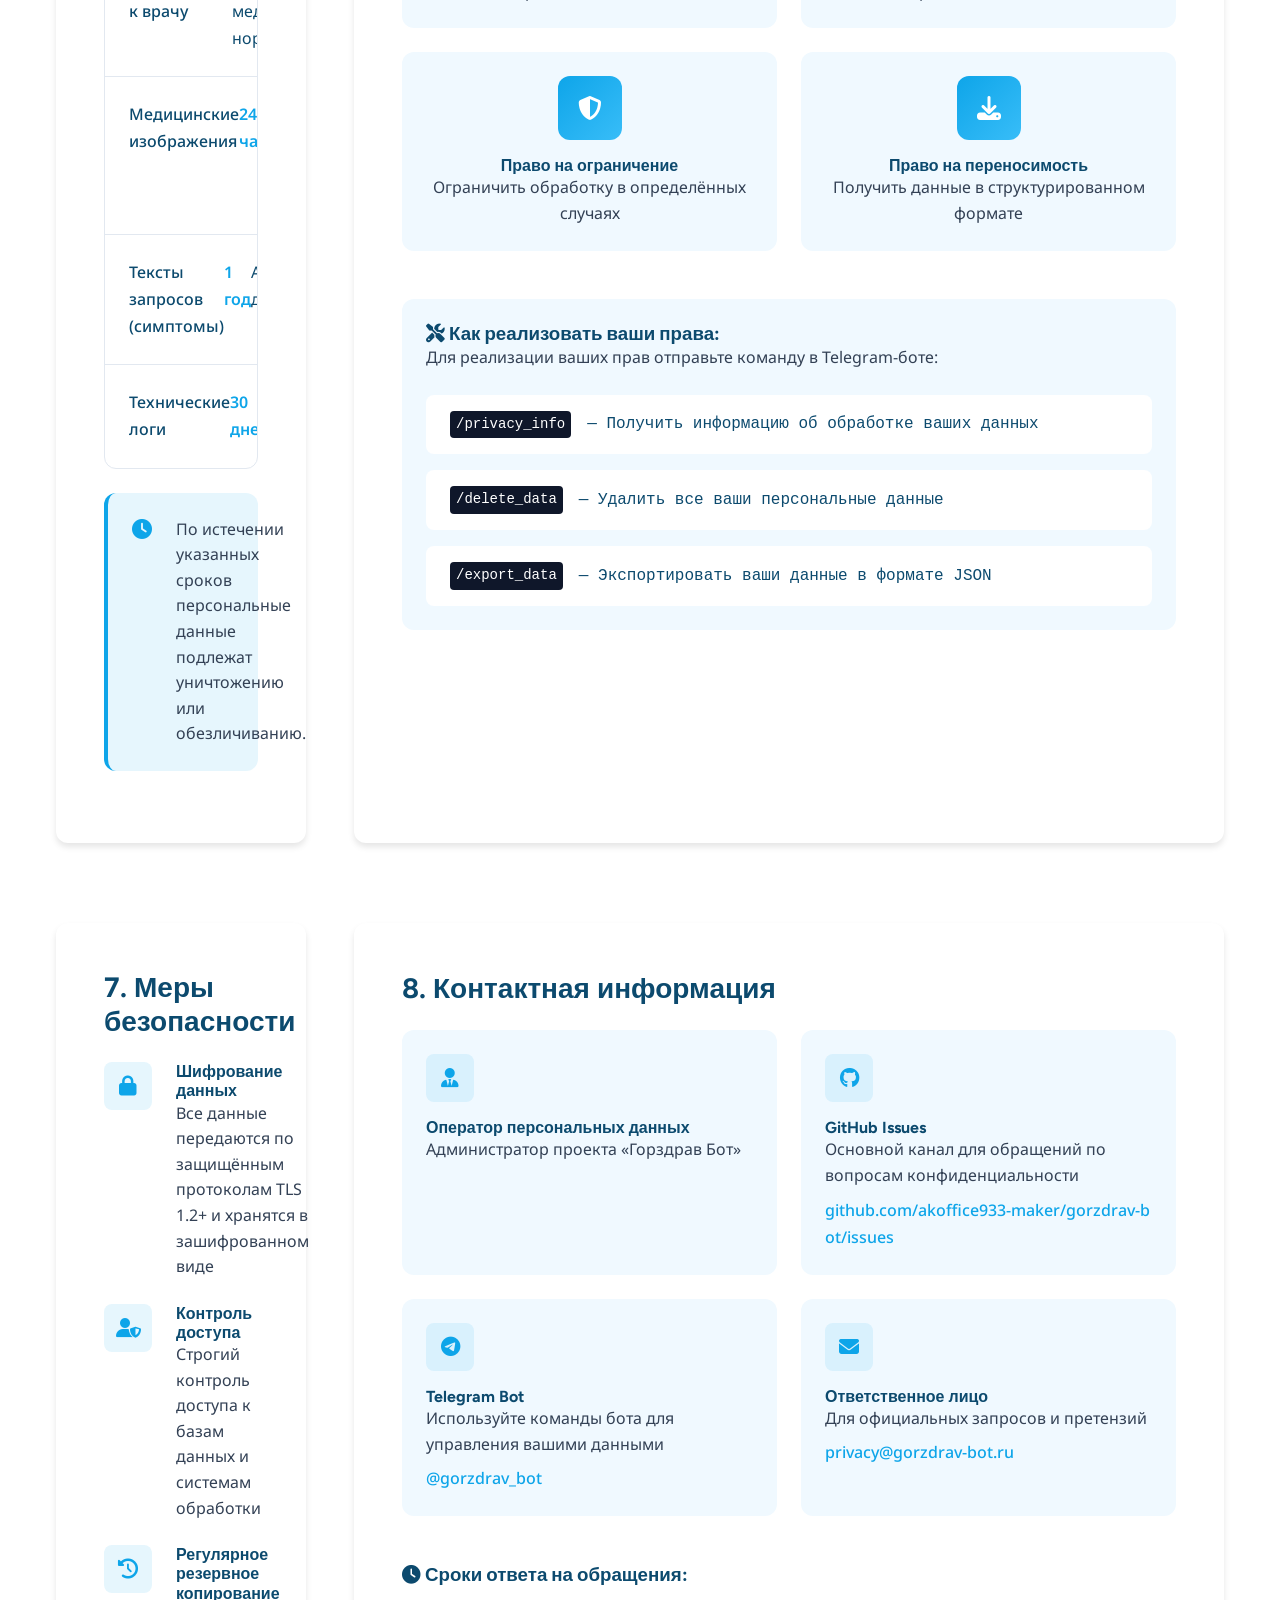
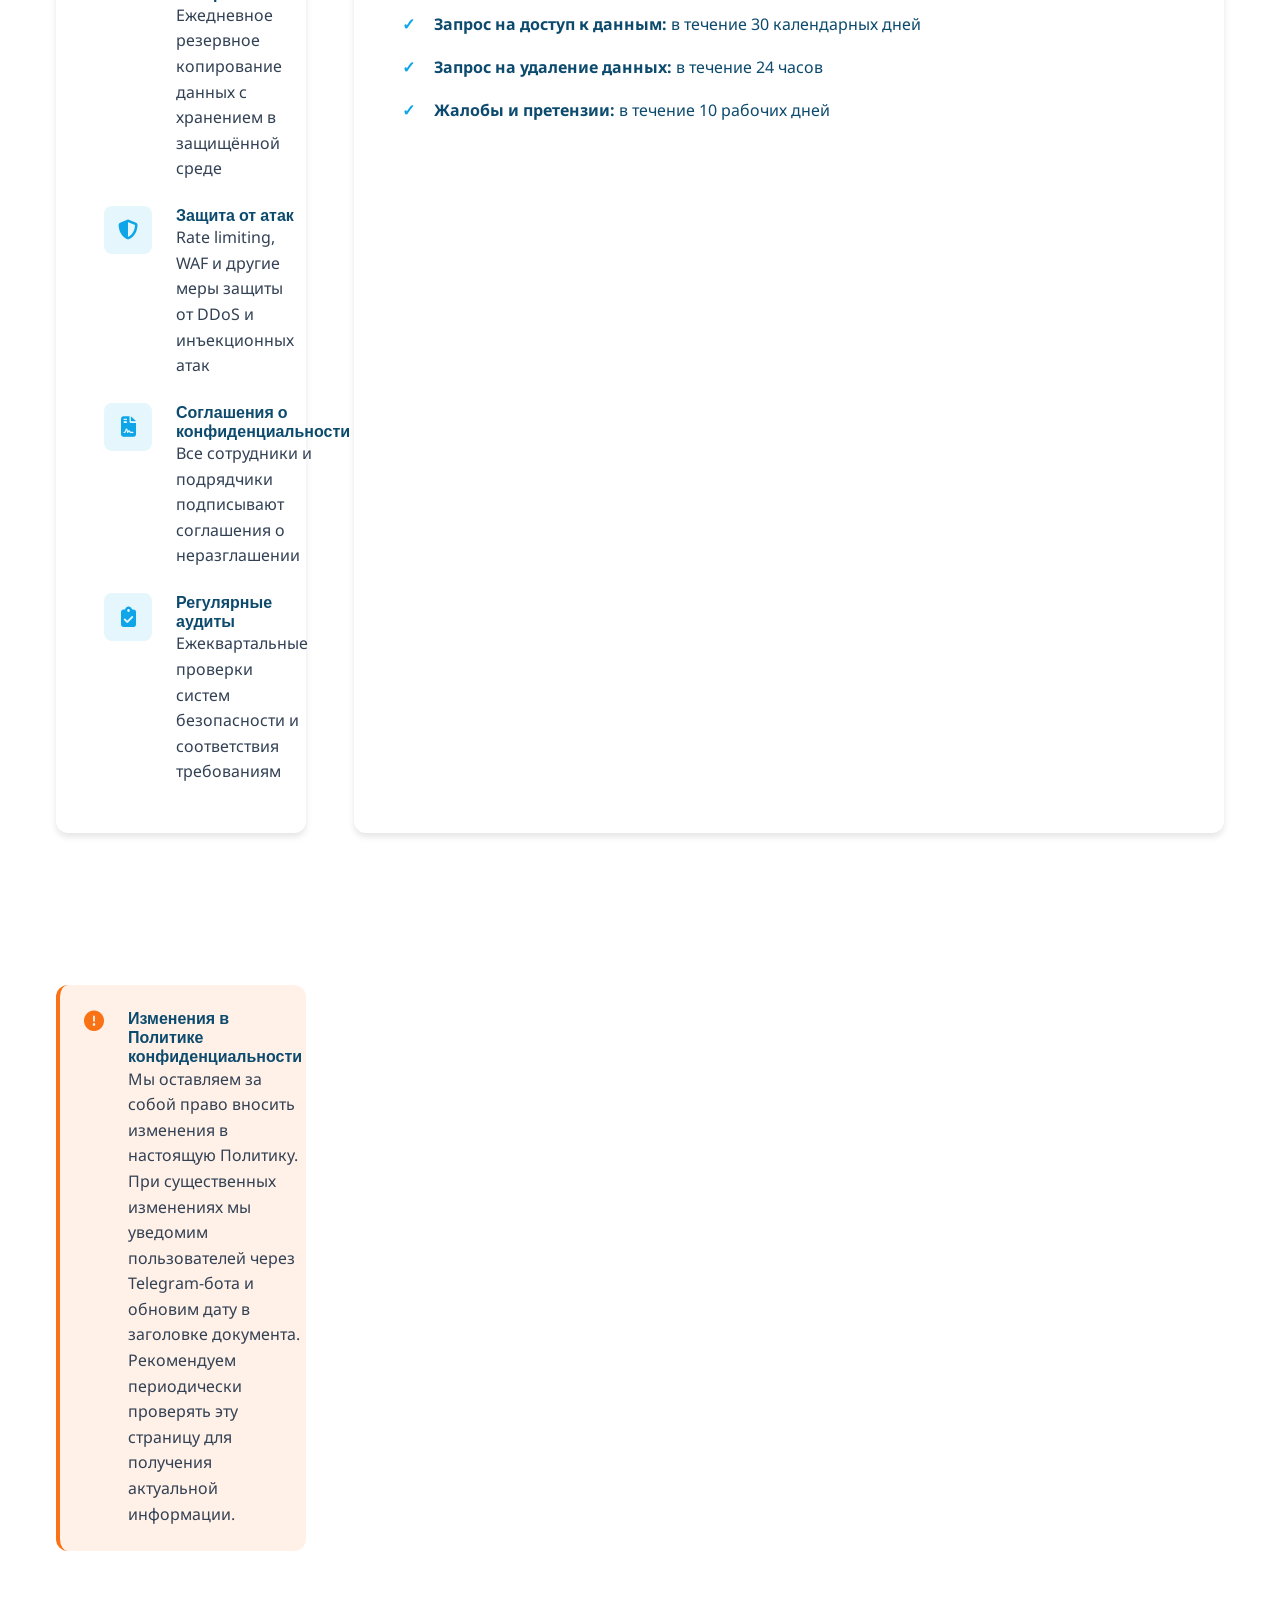
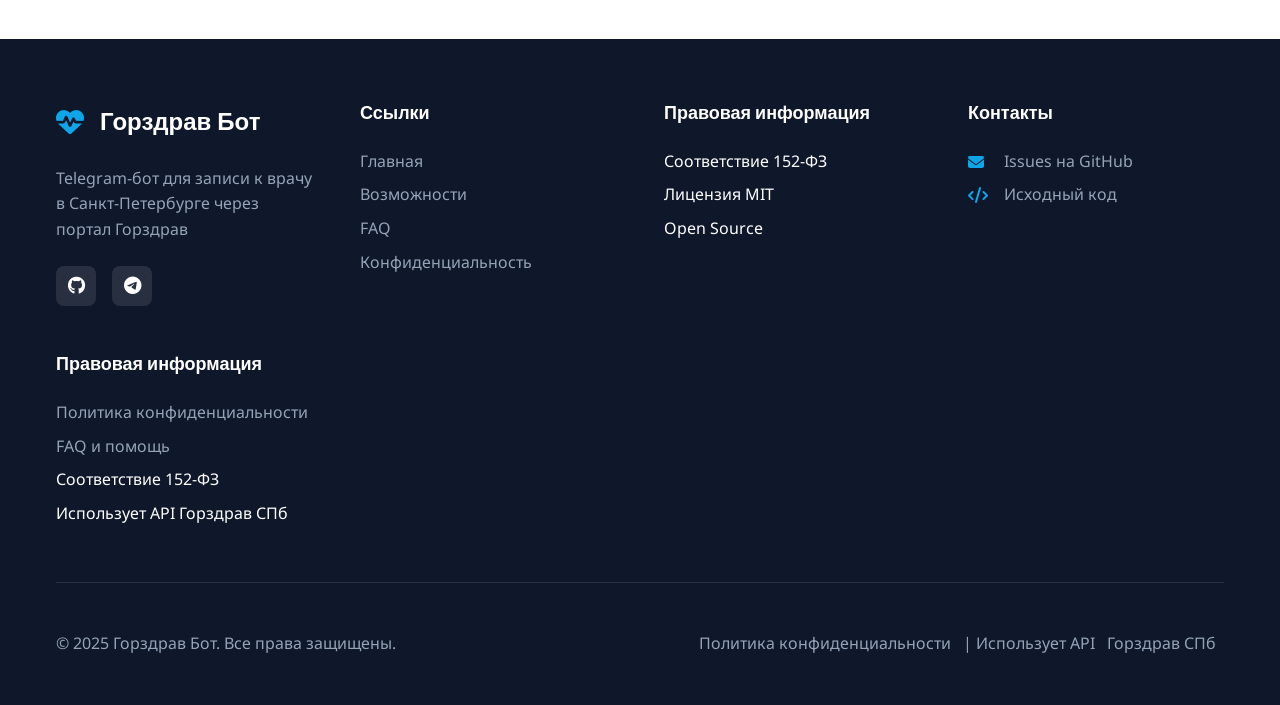
<file: privacy.html>
<!DOCTYPE html>
<html lang="ru">
<head>
    <meta charset="UTF-8">
    <meta name="viewport" content="width=device-width, initial-scale=1.0">
    <title>Политика конфиденциальности | Горздрав Бот</title>
    <meta name="description" content="Политика конфиденциальности Горздрав Бот в соответствии с требованиями 152-ФЗ о защите персональных данных">
    <link rel="stylesheet" href="css/style.css">
    <link href="https://fonts.googleapis.com/css2?family=Figtree:wght@300;400;500;600;700&family=Noto+Sans:wght@300;400;500;700&display=swap" rel="stylesheet">
    <link rel="stylesheet" href="https://cdnjs.cloudflare.com/ajax/libs/font-awesome/6.4.0/css/all.min.css">
</head>
<body>
    <!-- Fixed Navigation -->
    <nav class="navbar">
        <div class="container">
            <div class="nav-content">
                <div class="logo">
                    <div class="logo-icon">
                        <i class="fas fa-heart-pulse"></i>
                    </div>
                    <a href="index.html" class="logo-text">Горздрав Бот</a>
                </div>
                
                <div class="nav-links">
                    <a href="index.html#features" class="nav-link">Возможности</a>
                    <a href="index.html#how-it-works" class="nav-link">Как это работает</a>
                    <a href="index.html#faq" class="nav-link">FAQ</a>
                    <a href="privacy.html" class="nav-link active">Конфиденциальность</a>
                    <a href="index.html#cta" class="btn btn-primary nav-cta">
                        <i class="fas fa-paper-plane"></i> Открыть в Telegram
                    </a>
                </div>
                
                <button class="mobile-menu-btn" aria-label="Меню">
                    <i class="fas fa-bars"></i>
                </button>
            </div>
        </div>
    </nav>

    <!-- Privacy Policy Header -->
    <section class="privacy-header">
        <div class="container">
            <div class="privacy-header-content">
                <h1 class="privacy-title">Политика конфиденциальности</h1>
                <p class="privacy-subtitle">
                    В соответствии с Федеральным законом № 152-ФЗ «О персональных данных» от 27.07.2006
                </p>
                <div class="last-updated">
                    <i class="fas fa-calendar-alt"></i>
                    Последнее обновление: <span id="current-date">23 апреля 2025 года</span>
                </div>
            </div>
        </div>
    </section>

    <!-- Privacy Policy Content -->
    <section class="privacy-content">
        <div class="container">
            <div class="privacy-grid">
                <!-- Table of Contents -->
                <div class="toc">
                    <h3 class="toc-title">Содержание</h3>
                    <ul class="toc-list">
                        <li><a href="#section1">1. Общие положения</a></li>
                        <li><a href="#section2">2. Собираемые данные</a></li>
                        <li><a href="#section3">3. Цели обработки</a></li>
                        <li><a href="#section4">4. Правовые основания</a></li>
                        <li><a href="#section5">5. Сроки хранения</a></li>
                        <li><a href="#section6">6. Права субъектов ПД</a></li>
                        <li><a href="#section7">7. Меры безопасности</a></li>
                        <li><a href="#section8">8. Контакты</a></li>
                    </ul>
                </div>

                <!-- Main Content -->
                <div class="privacy-articles">
                    <!-- Section 1 -->
                    <article id="section1" class="privacy-article">
                        <h2 class="article-title">1. Общие положения</h2>
                        <div class="article-content">
                            <p>Настоящая Политика конфиденциальности (далее — «Политика») определяет порядок обработки и защиты персональных данных пользователей Telegram-бота «Горздрав Бот» (далее — «Сервис»).</p>
                            
                            <div class="notice">
                                <i class="fas fa-info-circle"></i>
                                <p>Используя Сервис, вы даёте согласие на обработку ваших персональных данных в соответствии с настоящей Политикой.</p>
                            </div>
                            
                            <h3>Термины и определения</h3>
                            <ul>
                                <li><strong>Оператор</strong> — владелец и администратор Сервиса, осуществляющий обработку персональных данных.</li>
                                <li><strong>Персональные данные (ПД)</strong> — любая информация, относящаяся к прямо или косвенно определённому физическому лицу.</li>
                                <li><strong>Обработка ПД</strong> — любое действие с ПД, включая сбор, запись, хранение, использование, передачу.</li>
                                <li><strong>Субъект ПД</strong> — пользователь Сервиса, чьи персональные данные обрабатываются.</li>
                            </ul>
                        </div>
                    </article>

                    <!-- Section 2 -->
                    <article id="section2" class="privacy-article">
                        <h2 class="article-title">2. Собираемые персональные данные</h2>
                        <div class="article-content">
                            <p>При использовании Сервиса мы собираем следующие категории данных:</p>
                            
                            <div class="data-table">
                                <div class="data-category">
                                    <h4><i class="fas fa-user"></i> Идентификационные данные</h4>
                                    <ul>
                                        <li>Telegram User ID</li>
                                        <li>Имя пользователя в Telegram (@username)</li>
                                        <li>Имя и фамилия (если указаны в профиле)</li>
                                    </ul>
                                </div>
                                
                                <div class="data-category">
                                    <h4><i class="fas fa-medical"></i> Медицинские данные</h4>
                                    <ul>
                                        <li>Текстовые описания симптомов</li>
                                        <li>Результаты анализа медицинских изображений (временная обработка)</li>
                                        <li>Информация о записях к врачу (район, поликлиника, время)</li>
                                    </ul>
                                </div>
                                
                                <div class="data-category">
                                    <h4><i class="fas fa-cogs"></i> Технические данные</h4>
                                    <ul>
                                        <li>Время и дата взаимодействий с ботом</li>
                                        <li>Выбранные функции и команды</li>
                                        <li>Анонимизированные метрики использования</li>
                                    </ul>
                                </div>
                            </div>
                            
                            <div class="warning">
                                <i class="fas fa-exclamation-triangle"></i>
                                <p><strong>Важно:</strong> Медицинские изображения (фото анализов) обрабатываются временно и не хранятся после получения результата анализа.</p>
                            </div>
                            
                            <div class="data-category">
                                <h4><i class="fas fa-history"></i> Данные об использовании</h4>
                                <ul>
                                    <li>История запросов и ответов бота</li>
                                    <li>Частота использования функций</li>
                                    <li>Ошибки и технические проблемы</li>
                                </ul>
                            </div>
                        </div>
                        
                        <h3>Данные, которые НЕ собираются</h3>
                        <ul class="not-collected">
                            <li><i class="fas fa-times-circle"></i> Номер телефона пользователя</li>
                            <li><i class="fas fa-times-circle"></i> Финансовая информация</li>
                            <li><i class="fas fa-times-circle"></i> Локация в реальном времени</li>
                            <li><i class="fas fa-times-circle"></i> Контакты из телефонной книги</li>
                        </ul>
                    </div>
                </article>

                <!-- Section 3 -->
                <article id="section3" class="privacy-article">
                    <h2 class="article-title">3. Цели обработки персональных данных</h2>
                    <div class="article-content">
                        <div class="purposes-grid">
                            <div class="purpose-card">
                                <div class="purpose-icon">
                                    <i class="fas fa-calendar-check"></i>
                                </div>
                                <h4>Запись к врачу</h4>
                                <p>Обеспечение функциональности записи на приём через API Горздрава СПб</p>
                            </div>
                            
                            <div class="purpose-card">
                                <div class="purpose-icon">
                                    <i class="fas fa-microscope"></i>
                                </div>
                                <h4>Расшифровка анализов</h4>
                                <p>Временная обработка медицинских изображений для анализа через ИИ</p>
                            </div>
                            
                            <div class="purpose-card">
                                <div class="purpose-icon">
                                    <i class="fas fa-stethoscope"></i>
                                </div>
                                <h4>Анализ симптомов</h4>
                                <p>Предоставление рекомендаций на основе описанных симптомов</p>
                            </div>
                            
                            <div class="purpose-card">
                                <div class="purpose-icon">
                                    <i class="fas fa-shield-alt"></i>
                                </div>
                                <h4>Безопасность</h4>
                                <p>Предотвращение мошенничества и защита от злоупотреблений</p>
                            </div>
                            
                            <div class="purpose-card">
                                <div class="purpose-icon">
                                    <i class="fas fa-chart-line"></i>
                                </div>
                                <h4>Улучшение сервиса</h4>
                                <p>Анализ использования для улучшения функциональности</p>
                            </div>
                            
                            <div class="purpose-card">
                                <div class="purpose-icon">
                                    <i class="fas fa-headset"></i>
                                </div>
                                <h4>Поддержка пользователей</h4>
                                <p>Решение технических проблем и ответы на вопросы</p>
                            </div>
                        </div>
                    </div>
                </article>

                <!-- Section 4 -->
                <article id="section4" class="privacy-article">
                    <h2 class="article-title">4. Правовые основания обработки</h2>
                    <div class="article-content">
                        <div class="legal-basis">
                            <h3><i class="fas fa-gavel"></i> Основные правовые основания:</h3>
                            
                            <div class="basis-item">
                                <div class="basis-number">1</div>
                                <div class="basis-content">
                                    <h4>Согласие субъекта ПД</h4>
                                    <p>Вы даёте явное согласие на обработку персональных данных при первом использовании бота через команду /start.</p>
                                </div>
                            </div>
                            
                            <div class="basis-item">
                                <div class="basis-number">2</div>
                                <div class="basis-content">
                                    <h4>Исполнение договора</h4>
                                    <p>Обработка необходима для предоставления услуг, запрошенных пользователем (запись к врачу, анализ симптомов).</p>
                                </div>
                            </div>
                            
                            <div class="basis-item">
                                <div class="basis-number">3</div>
                                <div class="basis-content">
                                    <h4>Законные интересы оператора</h4>
                                    <p>Обработка для улучшения качества сервиса и обеспечения его безопасности.</p>
                                </div>
                            </div>
                            
                            <div class="basis-item">
                                <div class="basis-number">4</div>
                                <div class="basis-content">
                                    <h4>Общедоступные данные</h4>
                                    <p>Имя пользователя Telegram является общедоступной информацией.</p>
                                </div>
                            </div>
                        </div>
                    </div>
                </article>

                <!-- Section 5 -->
                <article id="section5" class="privacy-article">
                    <h2 class="article-title">5. Сроки хранения персональных данных</h2>
                    <div class="article-content">
                        <div class="retention-table">
                            <div class="retention-header">
                                <div class="retention-type">Тип данных</div>
                                <div class="retention-period">Срок хранения</div>
                                <div class="retention-note">Примечание</div>
                            </div>
                            
                            <div class="retention-row">
                                <div class="retention-type">Telegram ID и профиль</div>
                                <div class="retention-period">Пока активен аккаунт</div>
                                <div class="retention-note">Удаляется при удалении аккаунта</div>
                            </div>
                            
                            <div class="retention-row">
                                <div class="retention-type">История записей к врачу</div>
                                <div class="retention-period">3 года</div>
                                <div class="retention-note">В соответствии с медицинскими нормами</div>
                            </div>
                            
                            <div class="retention-row">
                                <div class="retention-type">Медицинские изображения</div>
                                <div class="retention-period">24 часа</div>
                                <div class="retention-note">Временная обработка, не хранится</div>
                            </div>
                            
                            <div class="retention-row">
                                <div class="retention-type">Тексты запросов (симптомы)</div>
                                <div class="retention-period">1 год</div>
                                <div class="retention-note">Анонимизируется для анализа</div>
                            </div>
                            
                            <div class="retention-row">
                                <div class="retention-type">Технические логи</div>
                                <div class="retention-period">30 дней</div>
                                <div class="retention-note">Для устранения неисправностей</div>
                            </div>
                        </div>
                        
                        <div class="notice info">
                            <i class="fas fa-clock"></i>
                            <p>По истечении указанных сроков персональные данные подлежат уничтожению или обезличиванию.</p>
                        </div>
                    </div>
                </article>

                <!-- Section 6 -->
                <article id="section6" class="privacy-article">
                    <h2 class="article-title">6. Права субъектов персональных данных</h2>
                    <div class="article-content">
                        <p>В соответствии с законодательством РФ, вы имеете право:</p>
                        
                        <div class="rights-grid">
                            <div class="right-card">
                                <div class="right-icon">
                                    <i class="fas fa-eye"></i>
                                </div>
                                <h4>Право на доступ</h4>
                                <p>Получить информацию об обработке ваших персональных данных</p>
                            </div>
                            
                            <div class="right-card">
                                <div class="right-icon">
                                    <i class="fas fa-edit"></i>
                                </div>
                                <h4>Право на исправление</h4>
                                <p>Исправить неточные или неполные персональные данные</p>
                            </div>
                            
                            <div class="right-card">
                                <div class="right-icon">
                                    <i class="fas fa-trash-alt"></i>
                                </div>
                                <h4>Право на удаление</h4>
                                <p>Удалить ваши персональные данные (право на забвение)</p>
                            </div>
                            
                            <div class="right-card">
                                <div class="right-icon">
                                    <i class="fas fa-ban"></i>
                                </div>
                                <h4>Право на отзыв согласия</h4>
                                <p>Отозвать согласие на обработку персональных данных</p>
                            </div>
                            
                            <div class="right-card">
                                <div class="right-icon">
                                    <i class="fas fa-shield-alt"></i>
                                </div>
                                <h4>Право на ограничение</h4>
                                <p>Ограничить обработку в определённых случаях</p>
                            </div>
                            
                            <div class="right-card">
                                <div class="right-icon">
                                    <i class="fas fa-download"></i>
                                </div>
                                <h4>Право на переносимость</h4>
                                <p>Получить данные в структурированном формате</p>
                            </div>
                        </div>
                        
                        <div class="exercise-rights">
                            <h3><i class="fas fa-tools"></i> Как реализовать ваши права:</h3>
                            <p>Для реализации ваших прав отправьте команду в Telegram-боте:</p>
                            
                            <div class="commands">
                                <div class="command">
                                    <code>/privacy_info</code>
                                    <span>— Получить информацию об обработке ваших данных</span>
                                </div>
                                <div class="command">
                                    <code>/delete_data</code>
                                    <span>— Удалить все ваши персональные данные</span>
                                </div>
                                <div class="command">
                                    <code>/export_data</code>
                                    <span>— Экспортировать ваши данные в формате JSON</span>
                                </div>
                            </div>
                        </div>
                    </div>
                </article>

                <!-- Section 7 -->
                <article id="section7" class="privacy-article">
                    <h2 class="article-title">7. Меры безопасности</h2>
                    <div class="article-content">
                        <div class="security-measures">
                            <div class="measure">
                                <div class="measure-icon">
                                    <i class="fas fa-lock"></i>
                                </div>
                                <div class="measure-content">
                                    <h4>Шифрование данных</h4>
                                    <p>Все данные передаются по защищённым протоколам TLS 1.2+ и хранятся в зашифрованном виде</p>
                                </div>
                            </div>
                            
                            <div class="measure">
                                <div class="measure-icon">
                                    <i class="fas fa-user-shield"></i>
                                </div>
                                <div class="measure-content">
                                    <h4>Контроль доступа</h4>
                                    <p>Строгий контроль доступа к базам данных и системам обработки</p>
                                </div>
                            </div>
                            
                            <div class="measure">
                                <div class="measure-icon">
                                    <i class="fas fa-history"></i>
                                </div>
                                <div class="measure-content">
                                    <h4>Регулярное резервное копирование</h4>
                                    <p>Ежедневное резервное копирование данных с хранением в защищённой среде</p>
                                </div>
                            </div>
                            
                            <div class="measure">
                                <div class="measure-icon">
                                    <i class="fas fa-shield-alt"></i>
                                </div>
                                <div class="measure-content">
                                    <h4>Защита от атак</h4>
                                    <p>Rate limiting, WAF и другие меры защиты от DDoS и инъекционных атак</p>
                                </div>
                            </div>
                            
                            <div class="measure">
                                <div class="measure-icon">
                                    <i class="fas fa-file-contract"></i>
                                </div>
                                <div class="measure-content">
                                    <h4>Соглашения о конфиденциальности</h4>
                                    <p>Все сотрудники и подрядчики подписывают соглашения о неразглашении</p>
                                </div>
                            </div>
                            
                            <div class="measure">
                                <div class="measure-icon">
                                    <i class="fas fa-clipboard-check"></i>
                                </div>
                                <div class="measure-content">
                                    <h4>Регулярные аудиты</h4>
                                    <p>Ежеквартальные проверки систем безопасности и соответствия требованиям</p>
                                </div>
                            </div>
                        </div>
                    </div>
                </article>

                <!-- Section 8 -->
                <article id="section8" class="privacy-article">
                    <h2 class="article-title">8. Контактная информация</h2>
                    <div class="article-content">
                        <div class="contact-info">
                            <div class="contact-card">
                                <div class="contact-icon">
                                    <i class="fas fa-user-tie"></i>
                                </div>
                                <div class="contact-content">
                                    <h4>Оператор персональных данных</h4>
                                    <p>Администратор проекта «Горздрав Бот»</p>
                                </div>
                            </div>
                            
                            <div class="contact-card">
                                <div class="contact-icon">
                                    <i class="fab fa-github"></i>
                                </div>
                                <div class="contact-content">
                                    <h4>GitHub Issues</h4>
                                    <p>Основной канал для обращений по вопросам конфиденциальности</p>
                                    <a href="https://github.com/akoffice933-maker/gorzdrav-bot/issues" target="_blank" class="contact-link">
                                        github.com/akoffice933-maker/gorzdrav-bot/issues
                                    </a>
                                </div>
                            </div>
                            
                            <div class="contact-card">
                                <div class="contact-icon">
                                    <i class="fab fa-telegram"></i>
                                </div>
                                <div class="contact-content">
                                    <h4>Telegram Bot</h4>
                                    <p>Используйте команды бота для управления вашими данными</p>
                                    <a href="https://t.me/gorzdrav_bot" target="_blank" class="contact-link">
                                        @gorzdrav_bot
                                    </a>
                                </div>
                            </div>
                            
                            <div class="contact-card">
                                <div class="contact-icon">
                                    <i class="fas fa-envelope"></i>
                                </div>
                                <div class="contact-content">
                                    <h4>Ответственное лицо</h4>
                                    <p>Для официальных запросов и претензий</p>
                                    <p class="contact-email">privacy@gorzdrav-bot.ru</p>
                                </div>
                            </div>
                        </div>
                        
                        <div class="response-time">
                            <h3><i class="fas fa-clock"></i> Сроки ответа на обращения:</h3>
                            <ul>
                                <li><strong>Запрос на доступ к данным:</strong> в течение 30 календарных дней</li>
                                <li><strong>Запрос на удаление данных:</strong> в течение 24 часов</li>
                                <li><strong>Жалобы и претензии:</strong> в течение 10 рабочих дней</li>
                            </ul>
                        </div>
                    </div>
                </article>

                <!-- Final Notice -->
                <div class="final-notice">
                    <div class="notice warning">
                        <i class="fas fa-exclamation-circle"></i>
                        <div>
                            <h4>Изменения в Политике конфиденциальности</h4>
                            <p>Мы оставляем за собой право вносить изменения в настоящую Политику. При существенных изменениях мы уведомим пользователей через Telegram-бота и обновим дату в заголовке документа.</p>
                            <p>Рекомендуем периодически проверять эту страницу для получения актуальной информации.</p>
                        </div>
                    </div>
                </div>
            </div>
        </div>
    </section>
</div>

<!-- Footer -->
<footer class="footer">
    <div class="container">
        <div class="footer-content">
            <div class="footer-section">
                <div class="footer-logo">
                    <i class="fas fa-heart-pulse"></i>
                    <span>Горздрав Бот</span>
                </div>
                <p class="footer-description">
                    Telegram-бот для записи к врачу в Санкт-Петербурге через портал Горздрав
                </p>
                <div class="footer-social">
                    <a href="https://github.com/akoffice933-maker/gorzdrav-bot" class="social-link" target="_blank" aria-label="GitHub">
                        <i class="fab fa-github"></i>
                    </a>
                    <a href="https://t.me/gorzdrav_bot" class="social-link" target="_blank" aria-label="Telegram">
                        <i class="fab fa-telegram"></i>
                    </a>
                </div>
            </div>
            
            <div class="footer-section">
                <h3 class="footer-title">Ссылки</h3>
                <ul class="footer-links">
                    <li><a href="index.html">Главная</a></li>
                    <li><a href="index.html#features">Возможности</a></li>
                    <li><a href="index.html#faq">FAQ</a></li>
                    <li><a href="privacy.html">Конфиденциальность</a></li>
                </ul>
            </div>
            
            <div class="footer-section">
                <h3 class="footer-title">Правовая информация</h3>
                <ul class="footer-links">
                    <li>Соответствие 152-ФЗ</li>
                    <li>Лицензия MIT</li>
                    <li>Open Source</li>
                </ul>
            </div>
            
            <div class="footer-section">
                <h3 class="footer-title">Контакты</h3>
                <ul class="footer-contacts">
                    <li>
                        <i class="fas fa-envelope"></i>
                        <a href="https://github.com/akoffice933-maker/gorzdrav-bot/issues" target="_blank">
                            Issues на GitHub
                        </a>
                    </li>
                    <li>
                        <i class="fas fa-code"></i>
                        <a href="https://github.com/akoffice933-maker/gorzdrav-bot" target="_blank">
                            Исходный код
                        </a>
                    </li>
                </ul>
            </div>
            
            <div class="footer-section">
                <h3 class="footer-title">Правовая информация</h3>
                <ul class="footer-links">
                    <li><a href="privacy.html">Политика конфиденциальности</a></li>
                    <li><a href="index.html#faq">FAQ и помощь</a></li>
                    <li>Соответствие 152-ФЗ</li>
                    <li>Использует API Горздрав СПб</li>
                </ul>
            </div>
        </div>
        
        <div class="footer-bottom">
            <p class="copyright">
                © 2025 Горздрав Бот. Все права защищены.
            </p>
            <p class="legal">
                <a href="privacy.html">Политика конфиденциальности</a> |
                Использует API <a href="https://gorzdrav.org" target="_blank">Горздрав СПб</a>
            </p>
        </div>
    </div>
</footer>

<!-- Sticky Mobile CTA -->
<div class="sticky-cta">
    <a href="index.html#cta" class="btn btn-primary btn-block">
        <i class="fab fa-telegram"></i> Открыть в Telegram
    </a>
</div>

<script src="js/script.js"></script>
<script src="js/privacy.js"></script>
</body>
</html>
</file>
<file: css/style.css>
/* Основные стили для Горздрав Бот */
:root {
    /* Цветовая палитра из дизайн-системы */
    --color-primary: #0EA5E9;
    --color-secondary: #38BDF8;
    --color-cta: #F97316;
    --color-background: #F0F9FF;
    --color-text: #0C4A6E;
    --color-white: #FFFFFF;
    --color-gray-100: #F8FAFC;
    --color-gray-200: #E2E8F0;
    --color-gray-300: #CBD5E1;
    --color-gray-400: #94A3B8;
    --color-gray-500: #64748B;
    --color-gray-600: #475569;
    --color-gray-700: #334155;
    --color-gray-800: #1E293B;
    --color-gray-900: #0F172A;
    
    /* Тени */
    --shadow-sm: 0 1px 2px rgba(0,0,0,0.05);
    --shadow-md: 0 4px 6px rgba(0,0,0,0.1);
    --shadow-lg: 0 10px 15px rgba(0,0,0,0.1);
    --shadow-xl: 0 20px 25px rgba(0,0,0,0.15);
    --shadow-inner: inset 0 2px 4px rgba(0,0,0,0.06);
    
    /* Радиусы */
    --radius-sm: 4px;
    --radius-md: 8px;
    --radius-lg: 12px;
    --radius-xl: 16px;
    --radius-2xl: 24px;
    
    /* Отступы */
    --space-xs: 4px;
    --space-sm: 8px;
    --space-md: 16px;
    --space-lg: 24px;
    --space-xl: 32px;
    --space-2xl: 48px;
    --space-3xl: 64px;
    
    /* Шрифты */
    --font-heading: 'Figtree', -apple-system, BlinkMacSystemFont, 'Segoe UI', Roboto, sans-serif;
    --font-body: 'Noto Sans', -apple-system, BlinkMacSystemFont, 'Segoe UI', Roboto, sans-serif;
}

/* Сброс стилей */
* {
    margin: 0;
    padding: 0;
    box-sizing: border-box;
}

body {
    font-family: var(--font-body);
    color: var(--color-text);
    background-color: var(--color-white);
    line-height: 1.6;
}

/* Контейнер */
.container {
    width: 100%;
    max-width: 1200px;
    margin: 0 auto;
    padding: 0 var(--space-md);
}

/* Общие стили */
h1, h2, h3, h4, h5, h6 {
    font-family: var(--font-heading);
    font-weight: 700;
    color: var(--color-text);
    line-height: 1.2;
}

p {
    font-family: var(--font-body);
    color: var(--color-gray-700);
    line-height: 1.6;
}

a {
    color: var(--color-primary);
    text-decoration: none;
    transition: color 0.2s ease;
    cursor: pointer;
}

a:hover {
    color: var(--color-secondary);
}

/* Кнопки */
.btn {
    display: inline-flex;
    align-items: center;
    justify-content: center;
    gap: var(--space-sm);
    padding: var(--space-md) var(--space-lg);
    border-radius: var(--radius-lg);
    font-family: var(--font-heading);
    font-weight: 600;
    font-size: 16px;
    border: none;
    cursor: pointer;
    transition: all 0.2s ease;
    text-align: center;
    white-space: nowrap;
}

.btn-primary {
    background-color: var(--color-cta);
    color: var(--color-white);
    box-shadow: var(--shadow-md);
}

.btn-primary:hover {
    background-color: #ea580c;
    transform: translateY(-2px);
    box-shadow: var(--shadow-lg);
}

.btn-secondary {
    background-color: transparent;
    color: var(--color-primary);
    border: 2px solid var(--color-primary);
}

.btn-secondary:hover {
    background-color: var(--color-primary);
    color: var(--color-white);
    transform: translateY(-2px);
}

.btn-large {
    padding: var(--space-lg) var(--space-xl);
    font-size: 18px;
}

.btn-xlarge {
    padding: var(--space-xl) var(--space-2xl);
    font-size: 20px;
    border-radius: var(--radius-xl);
}

.btn-block {
    width: 100%;
}

/* Навигация */
.navbar {
    position: fixed;
    top: 0;
    left: 0;
    right: 0;
    background-color: rgba(255, 255, 255, 0.95);
    backdrop-filter: blur(10px);
    z-index: 1000;
    box-shadow: var(--shadow-sm);
    padding: var(--space-md) 0;
}

.nav-content {
    display: flex;
    align-items: center;
    justify-content: space-between;
}

.logo {
    display: flex;
    align-items: center;
    gap: var(--space-md);
}

.logo-icon {
    width: 40px;
    height: 40px;
    background: linear-gradient(135deg, var(--color-primary), var(--color-secondary));
    border-radius: var(--radius-lg);
    display: flex;
    align-items: center;
    justify-content: center;
    color: var(--color-white);
    font-size: 20px;
}

.logo-text {
    font-family: var(--font-heading);
    font-weight: 700;
    font-size: 20px;
    color: var(--color-text);
}

.nav-links {
    display: flex;
    align-items: center;
    gap: var(--space-xl);
}

.nav-link {
    font-family: var(--font-heading);
    font-weight: 500;
    color: var(--color-gray-700);
    padding: var(--space-sm) 0;
    position: relative;
}

.nav-link:hover {
    color: var(--color-primary);
}

.nav-link::after {
    content: '';
    position: absolute;
    bottom: 0;
    left: 0;
    width: 0;
    height: 2px;
    background-color: var(--color-primary);
    transition: width 0.2s ease;
}

.nav-link:hover::after {
    width: 100%;
}

.nav-cta {
    margin-left: var(--space-xl);
}

.mobile-menu-btn {
    display: none;
    background: none;
    border: none;
    font-size: 24px;
    color: var(--color-gray-700);
    cursor: pointer;
    padding: var(--space-sm);
}

/* Hero секция */
.hero {
    padding-top: 120px;
    padding-bottom: var(--space-3xl);
    background: linear-gradient(135deg, var(--color-background) 0%, rgba(240, 249, 255, 0.5) 100%);
    overflow: hidden;
}

.hero-content {
    max-width: 600px;
}

.hero-badge {
    margin-bottom: var(--space-lg);
}

.badge {
    display: inline-flex;
    align-items: center;
    gap: var(--space-sm);
    padding: var(--space-sm) var(--space-md);
    background-color: rgba(14, 165, 233, 0.1);
    color: var(--color-primary);
    border-radius: var(--radius-xl);
    font-family: var(--font-heading);
    font-weight: 600;
    font-size: 14px;
}

.hero-title {
    font-size: 56px;
    margin-bottom: var(--space-lg);
    color: var(--color-text);
}

.hero-subtitle {
    font-size: 20px;
    color: var(--color-gray-700);
    margin-bottom: var(--space-2xl);
    line-height: 1.6;
}

.hero-cta {
    display: flex;
    gap: var(--space-lg);
    margin-bottom: var(--space-2xl);
}

.hero-stats {
    display: flex;
    gap: var(--space-2xl);
    margin-top: var(--space-2xl);
}

.stat-item {
    display: flex;
    flex-direction: column;
    align-items: flex-start;
}

.stat-number {
    font-family: var(--font-heading);
    font-weight: 800;
    font-size: 40px;
    color: var(--color-primary);
    line-height: 1;
}

.stat-label {
    font-family: var(--font-body);
    font-size: 14px;
    color: var(--color-gray-600);
    margin-top: var(--space-xs);
}

.hero-image {
    position: absolute;
    right: 0;
    top: 120px;
    width: 40%;
}

.mockup-container {
    position: relative;
    width: 100%;
}

.phone-mockup {
    width: 300px;
    height: 600px;
    background: linear-gradient(135deg, #1E293B 0%, #0F172A 100%);
    border-radius: 40px;
    padding: 20px;
    box-shadow: var(--shadow-xl);
    margin: 0 auto;
}

.phone-screen {
    width: 100%;
    height: 100%;
    background-color: var(--color-white);
    border-radius: 30px;
    overflow: hidden;
    display: flex;
    flex-direction: column;
}

.chat-interface {
    flex: 1;
    padding: var(--space-lg);
    display: flex;
    flex-direction: column;
    gap: var(--space-md);
}

.chat-message {
    padding: var(--space-md) var(--space-lg);
    border-radius: var(--radius-xl);
    max-width: 80%;
    font-family: var(--font-body);
    font-size: 14px;
}

.chat-message.bot {
    background-color: var(--color-background);
    align-self: flex-start;
}

.chat-options {
    display: flex;
    flex-direction: column;
    gap: var(--space-sm);
}

.chat-option {
    padding: var(--space-md) var(--space-lg);
    background-color: var(--color-primary);
    color: var(--color-white);
    border: none;
    border-radius: var(--radius-lg);
    font-family: var(--font-body);
    font-size: 14px;
    text-align: left;
    cursor: pointer;
    transition: all 0.2s ease;
}

.chat-option:hover {
    background-color: var(--color-secondary);
}

/* Секции */
.section-header {
    text-align: center;
    margin-bottom: var(--space-2xl);
}

.section-title {
    font-size: 40px;
    margin-bottom: var(--space-md);
}

.section-subtitle {
    font-size: 18px;
    color: var(--color-gray-600);
    max-width: 600px;
    margin: 0 auto;
}

/* Features секция */
.features {
    padding: var(--space-3xl) 0;
    background-color: var(--color-white);
}

.features-grid {
    display: grid;
    grid-template-columns: repeat(auto-fit, minmax(300px, 1fr));
    gap: var(--space-xl);
}

.feature-card {
    background-color: var(--color-background);
    padding: var(--space-2xl);
    border-radius: var(--radius-xl);
    transition: all 0.3s ease;
    cursor: pointer;
}

.feature-card:hover {
    transform: translateY(-8px);
    box-shadow: var(--shadow-xl);
}

.feature-icon {
    width: 64px;
    height: 64px;
    background: linear-gradient(135deg, var(--color-primary), var(--color-secondary));
    border-radius: var(--radius-lg);
    display: flex;
    align-items: center;
    justify-content: center;
    margin-bottom: var(--space-lg);
    color: var(--color-white);
    font-size: 24px;
}

.feature-title {
    font-size: 24px;
    margin-bottom: var(--space-md);
}

.feature-description {
    color: var(--color-gray-700);
    line-height: 1.6;
}

/* How It Works секция */
.how-it-works {
    padding: var(--space-3xl) 0;
    background: linear-gradient(135deg, rgba(14, 165, 233, 0.05) 0%, rgba(56, 189, 248, 0.05) 100%);
}

.steps {
    display: grid;
    grid-template-columns: repeat(auto-fit, minmax(300px, 1fr));
    gap: var(--space-2xl);
    max-width: 1000px;
    margin: 0 auto;
}

.step {
    display: flex;
    gap: var(--space-lg);
    align-items: flex-start;
}

.step-number {
    width: 48px;
    height: 48px;
    background: linear-gradient(135deg, var(--color-primary), var(--color-secondary));
    border-radius: 50%;
    display: flex;
    align-items: center;
    justify-content: center;
    color: var(--color-white);
    font-family: var(--font-heading);
    font-weight: 800;
    font-size: 20px;
    flex-shrink: 0;
}

.step-content {
    flex: 1;
}

.step-title {
    font-size: 20px;
    margin-bottom: var(--space-sm);
}

.step-description {
    color: var(--color-gray-700);
}

/* Security секция */
.security {
    padding: var(--space-3xl) 0;
    background-color: var(--color-white);
}

.security-content {
    display: grid;
    grid-template-columns: 1fr 1fr;
    gap: var(--space-2xl);
    align-items: center;
}

.security-features {
    display: flex;
    flex-direction: column;
    gap: var(--space-lg);
    margin-top: var(--space-xl);
}

.security-feature {
    display: flex;
    align-items: center;
    gap: var(--space-md);
}

.security-feature i {
    width: 32px;
    height: 32px;
    background-color: rgba(14, 165, 233, 0.1);
    border-radius: var(--radius-md);
    display: flex;
    align-items: center;
    justify-content: center;
    color: var(--color-primary);
    flex-shrink: 0;
}

.security-image {
    display: flex;
    justify-content: center;
}

.shield-icon {
    width: 200px;
    height: 200px;
    background: linear-gradient(135deg, var(--color-primary), var(--color-secondary));
    border-radius: 50%;
    display: flex;
    align-items: center;
    justify-content: center;
    color: var(--color-white);
    font-size: 80px;
    box-shadow: var(--shadow-xl);
}

/* FAQ секция */
.faq {
    padding: var(--space-3xl) 0;
    background: linear-gradient(135deg, rgba(14, 165, 233, 0.05) 0%, rgba(56, 189, 248, 0.05) 100%);
}

.faq-items {
    max-width: 800px;
    margin: 0 auto;
    display: flex;
    flex-direction: column;
    gap: var(--space-md);
}

.faq-item {
    background-color: var(--color-white);
    border-radius: var(--radius-lg);
    overflow: hidden;
    box-shadow: var(--shadow-md);
}

.faq-question {
    width: 100%;
    padding: var(--space-lg) var(--space-xl);
    background: none;
    border: none;
    display: flex;
    justify-content: space-between;
    align-items: center;
    text-align: left;
    font-family: var(--font-heading);
    font-weight: 600;
    font-size: 18px;
    color: var(--color-text);
    cursor: pointer;
    transition: all 0.2s ease;
}

.faq-question:hover {
    background-color: var(--color-background);
}

.faq-question i {
    transition: transform 0.2s ease;
}

.faq-answer {
    padding: 0 var(--space-xl);
    max-height: 0;
    overflow: hidden;
    transition: all 0.3s ease;
}

.faq-answer p {
    padding-bottom: var(--space-lg);
}

.faq-item.active .faq-answer {
    max-height: 200px;
}

.faq-item.active .faq-question i {
    transform: rotate(180deg);
}

/* CTA секция */
.cta {
    padding: var(--space-3xl) 0;
    background: linear-gradient(135deg, var(--color-primary), var(--color-secondary));
    color: var(--color-white);
    text-align: center;
}

.cta-title {
    font-size: 48px;
    color: var(--color-white);
    margin-bottom: var(--space-lg);
}

.cta-subtitle {
    font-size: 20px;
    color: rgba(255, 255, 255, 0.9);
    max-width: 600px;
    margin: 0 auto var(--space-2xl);
}

.cta-note {
    margin-top: var(--space-xl);
    color: rgba(255, 255, 255, 0.8);
    display: flex;
    align-items: center;
    justify-content: center;
    gap: var(--space-sm);
}

/* Footer */
.footer {
    padding: var(--space-3xl) 0 var(--space-2xl);
    background-color: var(--color-gray-900);
    color: var(--color-white);
}

.footer-content {
    display: grid;
    grid-template-columns: repeat(auto-fit, minmax(250px, 1fr));
    gap: var(--space-2xl);
    margin-bottom: var(--space-2xl);
}

.footer-logo {
    display: flex;
    align-items: center;
    gap: var(--space-md);
    margin-bottom: var(--space-lg);
    font-family: var(--font-heading);
    font-weight: 700;
    font-size: 24px;
}

.footer-logo i {
    color: var(--color-primary);
    font-size: 28px;
}

.footer-description {
    color: var(--color-gray-400);
    margin-bottom: var(--space-lg);
}

.footer-social {
    display: flex;
    gap: var(--space-md);
}

.social-link {
    width: 40px;
    height: 40px;
    background-color: rgba(255, 255, 255, 0.1);
    border-radius: var(--radius-md);
    display: flex;
    align-items: center;
    justify-content: center;
    color: var(--color-white);
    font-size: 18px;
    transition: all 0.2s ease;
}

.social-link:hover {
    background-color: var(--color-primary);
    color: var(--color-white);
    transform: translateY(-2px);
}

.footer-title {
    font-family: var(--font-heading);
    font-weight: 700;
    font-size: 18px;
    margin-bottom: var(--space-lg);
    color: var(--color-white);
}

.footer-links {
    list-style: none;
    padding: 0;
    margin: 0;
}

.footer-links li {
    margin-bottom: var(--space-sm);
}

.footer-links a {
    color: var(--color-gray-400);
    transition: color 0.2s ease;
}

.footer-links a:hover {
    color: var(--color-primary);
}

.tech-list {
    list-style: none;
    padding: 0;
    margin: 0;
    color: var(--color-gray-400);
}

.tech-list li {
    margin-bottom: var(--space-sm);
    padding-left: var(--space-md);
    position: relative;
}

.tech-list li::before {
    content: '•';
    position: absolute;
    left: 0;
    color: var(--color-primary);
}

.footer-contacts {
    list-style: none;
    padding: 0;
    margin: 0;
}

.footer-contacts li {
    display: flex;
    align-items: center;
    gap: var(--space-md);
    margin-bottom: var(--space-sm);
    color: var(--color-gray-400);
}

.footer-contacts i {
    color: var(--color-primary);
    width: 20px;
}

.footer-contacts a {
    color: var(--color-gray-400);
    transition: color 0.2s ease;
}

.footer-contacts a:hover {
    color: var(--color-primary);
}

.footer-bottom {
    padding-top: var(--space-2xl);
    border-top: 1px solid rgba(255, 255, 255, 0.1);
    display: flex;
    justify-content: space-between;
    align-items: center;
    flex-wrap: wrap;
    gap: var(--space-md);
}

.copyright {
    color: var(--color-gray-400);
}

.legal {
    color: var(--color-gray-400);
}

.legal a {
    color: var(--color-gray-400);
    margin: 0 var(--space-sm);
}

.legal a:hover {
    color: var(--color-primary);
}

/* Sticky CTA */
.sticky-cta {
    position: fixed;
    bottom: 0;
    left: 0;
    right: 0;
    background-color: var(--color-white);
    padding: var(--space-md);
    box-shadow: 0 -2px 20px rgba(0, 0, 0, 0.1);
    z-index: 1000;
    display: none;
}

/* Адаптивность */
@media (max-width: 1024px) {
    .hero-title {
        font-size: 48px;
    }
    
    .section-title {
        font-size: 32px;
    }
    
    .hero-image {
        position: relative;
        width: 100%;
        top: 0;
        margin-top: var(--space-2xl);
    }
    
    .security-content {
        grid-template-columns: 1fr;
    }
}

@media (max-width: 768px) {
    .nav-links {
        display: none;
    }
    
    .mobile-menu-btn {
        display: block;
    }
    
    .hero-title {
        font-size: 36px;
    }
    
    .hero-subtitle {
        font-size: 18px;
    }
    
    .hero-cta {
        flex-direction: column;
    }
    
    .hero-stats {
        flex-direction: column;
        gap: var(--space-lg);
    }
    
    .features-grid {
        grid-template-columns: 1fr;
    }
    
    .steps {
        grid-template-columns: 1fr;
    }
    
    .sticky-cta {
        display: block;
    }
    
    .footer-bottom {
        flex-direction: column;
        text-align: center;
    }
}

@media (max-width: 480px) {
    .container {
        padding: 0 var(--space-md);
    }
    
    .hero-title {
        font-size: 32px;
    }
    
    .hero-subtitle {
        font-size: 16px;
    }
    
    .btn-large, .btn-xlarge {
        padding: var(--space-lg);
        font-size: 16px;
    }
    
    .cta-title {
        font-size: 32px;
    }
    
    .cta-subtitle {
        font-size: 18px;
    }
    
    .phone-mockup {
        width: 250px;
        height: 500px;
    }
}
</file>
